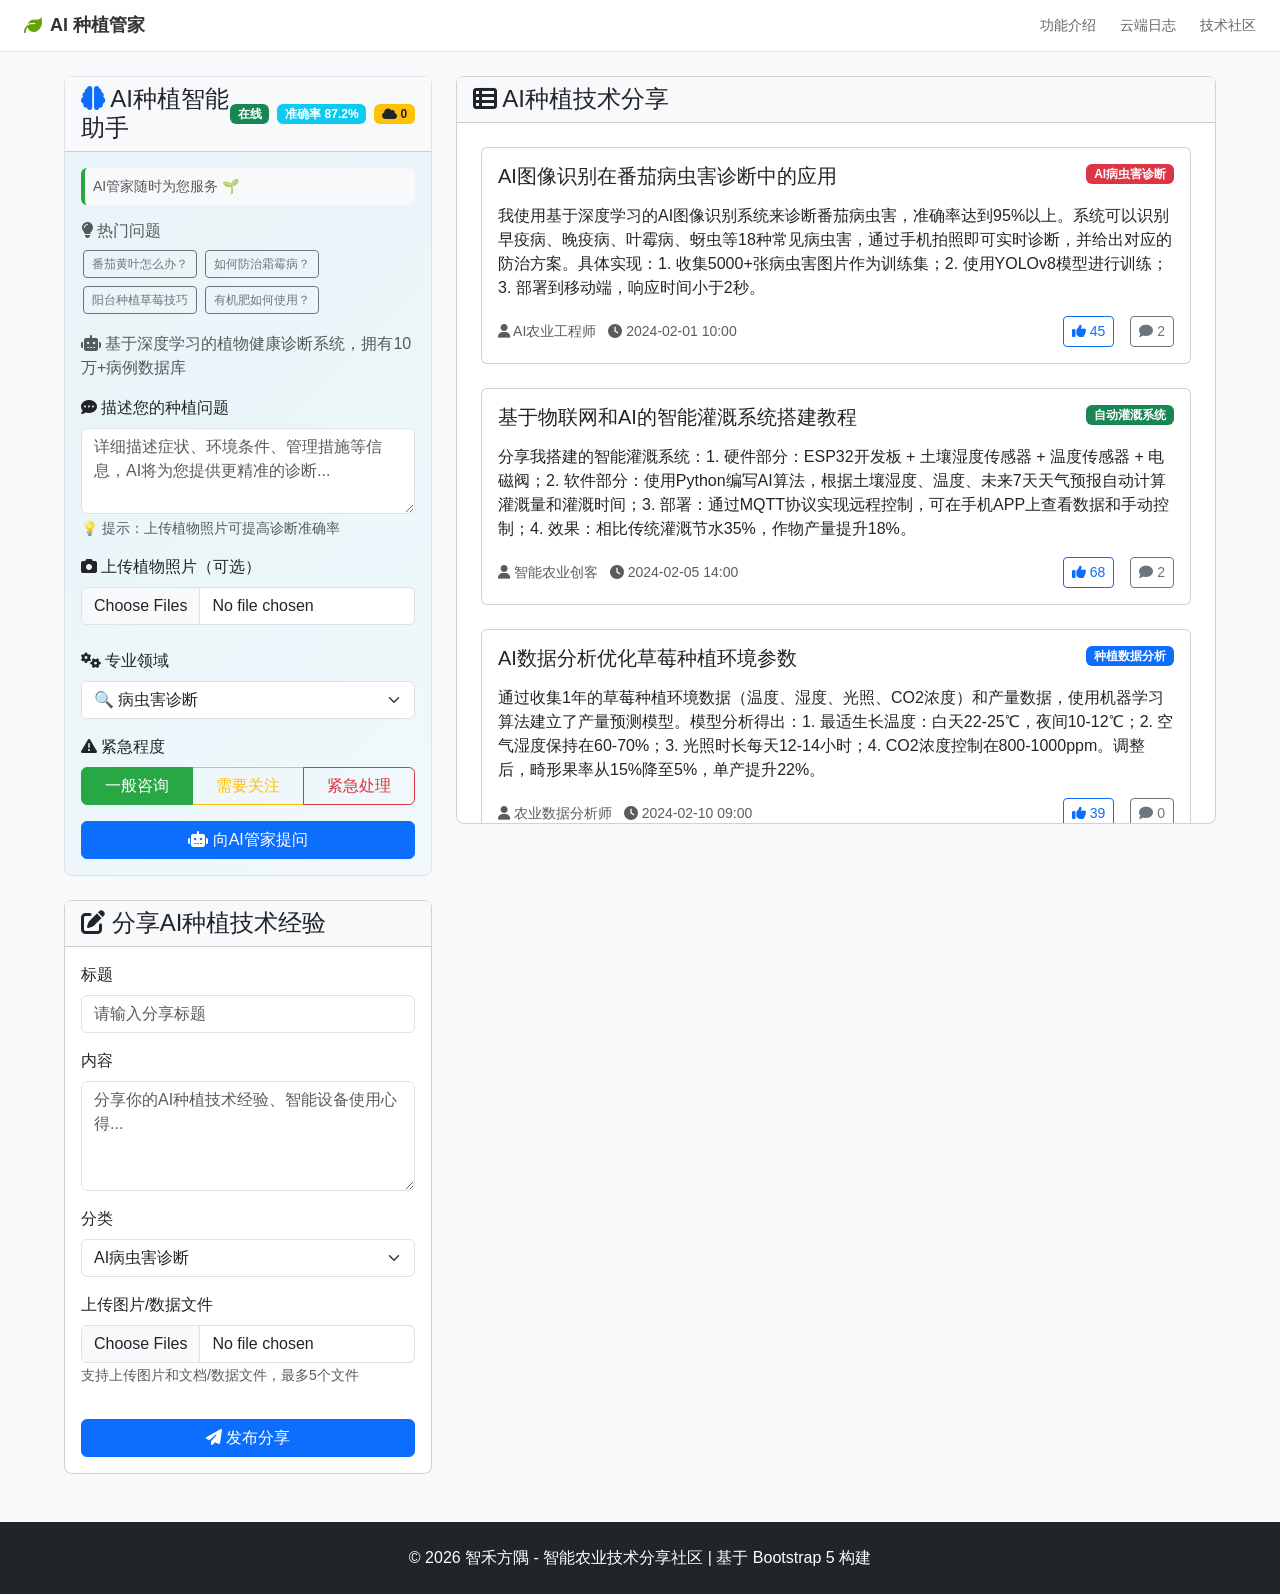
<file: community.html>
<!DOCTYPE html>
<html lang="zh-CN">

<head>
    <meta charset="UTF-8">
    <meta name="viewport" content="width=device-width, initial-scale=1.0">
    <title>AI种植管家 - 智能农业技术分享社区</title>
    <!-- Bootstrap CSS -->
    <link href="https://cdn.jsdelivr.net/npm/bootstrap@5.3.3/dist/css/bootstrap.min.css" rel="stylesheet">
    <!-- Font Awesome -->
    <link rel="stylesheet" href="https://cdnjs.cloudflare.com/ajax/libs/font-awesome/6.4.0/css/all.min.css">
    <!-- 自定义CSS -->
    <style>
        /* 基础样式 */
        body {
            font-family: 'Segoe UI', Tahoma, Geneva, Verdana, sans-serif;
            background-color: #f8f9fa;
            margin: 0;
            padding: 0;
        }

        /* 新的顶部导航样式 - 对应图二 */
        .top-nav {
            border-bottom: 1px solid #e5e7eb;
            background-color: #ffffff;
            padding: 12px 24px;
            display: flex;
            justify-content: space-between;
            align-items: center;
        }

        .logo-section {
            display: flex;
            align-items: center;
            gap: 8px;
        }

        .logo-icon {
            color: #65a30d;
            /* 叶子图标绿色 */
            font-size: 18px;
        }

        .logo-text {
            font-size: 18px;
            font-weight: 600;
            color: #333333;
        }

        .nav-links {
            display: flex;
            gap: 24px;
        }

        .nav-links a {
            text-decoration: none;
            color: #666666;
            font-size: 14px;
            transition: color 0.2s;
        }

        .nav-links a:hover,
        .nav-links a.active {
            color: #333333;
            font-weight: 500;
        }

        /* 主要内容区 */
        .main-content {
            min-height: 80vh;
            padding: 24px;
            max-width: 1200px;
            margin: 0 auto;
        }

        /* 发帖卡片 */
        .post-card {
            border-radius: 8px;
            transition: transform 0.3s, box-shadow 0.3s;
        }

        .post-card:hover {
            transform: translateY(-2px);
            box-shadow: 0 4px 12px rgba(0, 0, 0, 0.15);
        }

        /* 评论区 */
        .comment-list {
            max-height: 400px;
            overflow-y: auto;
        }

        /* 社群规则页 */
        .rules-section {
            background-color: #ffffff;
            border-radius: 8px;
            box-shadow: 0 2px 8px rgba(0, 0, 0, 0.1);
        }

        /* AI助手卡片样式 */
        .ai-assistant-card {
            background: linear-gradient(135deg, #e8f4f8 0%, #f0f8fb 100%);
            border: 1px solid #dee2e6;
        }

        /* AI状态指示器样式 */
        .ai-status {
            border-left: 4px solid #28a745;
            transition: all 0.3s ease;
        }

        .ai-status.thinking {
            border-left-color: #007bff;
            background-color: #e3f2fd !important;
        }

        /* 快速问题按钮样式 */
        .quick-question-btn {
            font-size: 12px;
            padding: 4px 8px;
            margin: 2px;
            transition: all 0.2s ease;
        }

        .quick-question-btn:hover {
            transform: translateY(-1px);
            box-shadow: 0 2px 4px rgba(0, 0, 0, 0.1);
        }

        /* AI回答区域样式 */
        #aiAnswerContent {
            line-height: 1.6;
            font-size: 14px;
        }

        /* 置信度徽章样式 */
        #aiConfidence {
            font-size: 11px;
            font-weight: 600;
        }

        /* 反馈按钮样式 */
        .feedback-btn {
            font-size: 12px;
            padding: 4px 8px;
            transition: all 0.2s ease;
        }

        .feedback-btn:hover:not(.disabled) {
            transform: scale(1.05);
        }

        .feedback-btn.disabled {
            opacity: 0.6;
            cursor: not-allowed;
        }

        /* AI历史记录样式 */
        .ai-history-list {
            scrollbar-width: thin;
            scrollbar-color: #ccc #f1f1f1;
        }

        .ai-history-list::-webkit-scrollbar {
            width: 4px;
        }

        .ai-history-list::-webkit-scrollbar-track {
            background: #f1f1f1;
            border-radius: 2px;
        }

        .ai-history-list::-webkit-scrollbar-thumb {
            background: #ccc;
            border-radius: 2px;
        }

        /* 图片预览样式 */
        #aiImagePreview img {
            transition: transform 0.2s ease;
        }

        #aiImagePreview img:hover {
            transform: scale(1.05);
        }

        /* 紧急程度按钮样式 */
        .btn-check:checked+.btn-outline-success {
            background-color: #28a745;
            border-color: #28a745;
        }

        .btn-check:checked+.btn-outline-warning {
            background-color: #ffc107;
            border-color: #ffc107;
            color: #000;
        }

        .btn-check:checked+.btn-outline-danger {
            background-color: #dc3545;
            border-color: #dc3545;
        }

        /* 语音播报按钮动画 */
        #aiSpeakBtn:hover {
            transform: scale(1.1);
        }

        /* 标签样式 */
        #aiTags .badge {
            font-size: 11px;
            margin: 2px;
        }

        /* 推荐问题样式 */
        #aiRecommendations .btn {
            font-size: 11px;
            padding: 2px 6px;
        }

        /* ========== 新增/修改：右侧帖子滚动区域样式 ========== */
        .posts-scroll-container {
            max-height: 700px;
            /* 设置固定高度，可根据需要调整 */
            overflow-y: auto;
            /* 垂直滚动 */
            overflow-x: hidden;
            /* 隐藏水平滚动 */
            padding-right: 8px;
            /* 给滚动条留出空间 */
            /* 自定义滚动条样式（美化） */
        }

        /* 自定义滚动条 - Chrome/Safari */
        .posts-scroll-container::-webkit-scrollbar {
            width: 6px;
        }

        .posts-scroll-container::-webkit-scrollbar-track {
            background: #f1f1f1;
            border-radius: 3px;
        }

        .posts-scroll-container::-webkit-scrollbar-thumb {
            background: #ccc;
            border-radius: 3px;
        }

        .posts-scroll-container::-webkit-scrollbar-thumb:hover {
            background: #999;
        }

        /* 自定义滚动条 - Firefox */
        .posts-scroll-container {
            scrollbar-width: thin;
            scrollbar-color: #ccc #f1f1f1;
        }

        /* ========== 滚动区域样式结束 ========== */

        /* 响应式调整 */
        @media (max-width: 768px) {
            .post-form {
                margin-bottom: 2rem;
            }

            .top-nav {
                flex-direction: column;
                gap: 12px;
                align-items: flex-start;
            }

            .nav-links {
                gap: 16px;
            }

            /* 移动端调整滚动高度 */
            .posts-scroll-container {
                max-height: 500px;
            }
        }

        /* 动画效果 */
        .fade-in {
            animation: fadeIn 0.5s ease-in-out;
        }

        @keyframes fadeIn {
            from {
                opacity: 0;
                transform: translateY(10px);
            }

            to {
                opacity: 1;
                transform: translateY(0);
            }
        }

        /* 自定义类 */
        .top-20 {
            top: 5rem;
        }

        /* 点赞动画 */
        @keyframes pulse {
            0% {
                transform: scale(1);
            }

            50% {
                transform: scale(1.1);
            }

            100% {
                transform: scale(1);
            }
        }

        .pulse {
            animation: pulse 0.5s ease-in-out;
        }

        /* AI问答按钮样式 */
        .ai-ask-btn {
            background-color: #0d6efd;
            border-color: #0d6efd;
            transition: all 0.3s;
        }

        .ai-ask-btn:hover {
            background-color: #0b5ed7;
            border-color: #0a58ca;
            transform: translateY(-2px);
        }
    </style>
</head>

<body>
    <!-- 新的顶部导航栏 - 替换原有蓝色导航 -->
    <div class="top-nav">
        <div class="logo-section">
            <i class="fas fa-leaf logo-icon"></i>
            <span class="logo-text">AI 种植管家</span>
        </div>
        <div class="nav-links">
            <a class="nav-link" href="shouye.html#features">功能介绍</a>
            <a class="nav-link" href="cunchu.html">云端日志</a>
            <a class="nav-link" href="community.html">技术社区</a>
        </div>
    </div>

    <!-- 主要内容区 -->
    <div class="main-content" id="community">
        <div class="row">
            <!-- 左侧：发帖区域 + AI助手 -->
            <div class="col-lg-4 mb-4">
                <!-- AI智能助手卡片 -->
                <div class="card post-card ai-assistant-card fade-in mb-4" id="ai-assistant">
                    <div class="card-header bg-light d-flex justify-content-between align-items-center">
                        <h4 class="mb-0"><i class="fas fa-brain text-primary"></i> AI种植智能助手</h4>
                        <div class="d-flex gap-2">
                            <span class="badge bg-success">在线</span>
                            <span class="badge bg-info" id="aiAccuracy">准确率 95.2%</span>
                            <span class="badge bg-warning text-dark" id="cloudLogCount" title="云端诊断记录数量">
                                <i class="fas fa-cloud"></i> 0
                            </span>
                        </div>
                    </div>
                    <div class="card-body">
                        <!-- AI状态指示器 -->
                        <div class="ai-status mb-3 p-2 bg-light rounded">
                            <div class="d-flex align-items-center">
                                <div class="spinner-grow spinner-grow-sm text-success me-2" role="status"
                                    id="aiStatusIndicator" style="display: none;">
                                    <span class="visually-hidden">AI思考中...</span>
                                </div>
                                <small class="text-muted" id="aiStatusText">AI管家随时为您服务 🌱</small>
                            </div>
                        </div>

                        <!-- 快速问题推荐 -->
                        <div class="quick-questions mb-3" id="quickQuestions">
                            <h6 class="text-muted mb-2"><i class="fas fa-lightbulb"></i> 热门问题</h6>
                            <div class="d-flex flex-wrap gap-1">
                                <button class="btn btn-sm btn-outline-secondary quick-question-btn">番茄黄叶怎么办？</button>
                                <button class="btn btn-sm btn-outline-secondary quick-question-btn">如何防治霜霉病？</button>
                                <button class="btn btn-sm btn-outline-secondary quick-question-btn">阳台种植草莓技巧</button>
                                <button class="btn btn-sm btn-outline-secondary quick-question-btn">有机肥如何使用？</button>
                            </div>
                        </div>

                        <p class="text-muted mb-3">
                            <i class="fas fa-robot"></i> 基于深度学习的植物健康诊断系统，拥有10万+病例数据库
                        </p>

                        <form id="aiAskForm">
                            <div class="mb-3">
                                <label for="aiQuestion" class="form-label">
                                    <i class="fas fa-comment-dots"></i> 描述您的种植问题
                                </label>
                                <textarea class="form-control" id="aiQuestion" rows="3"
                                    placeholder="详细描述症状、环境条件、管理措施等信息，AI将为您提供更精准的诊断..." required></textarea>
                                <div class="form-text">
                                    💡 提示：上传植物照片可提高诊断准确率
                                </div>
                            </div>

                            <!-- 图片上传区域 -->
                            <div class="mb-3">
                                <label for="aiImages" class="form-label">
                                    <i class="fas fa-camera"></i> 上传植物照片（可选）
                                </label>
                                <input type="file" class="form-control" id="aiImages" multiple accept="image/*" max="3">
                                <div id="aiImagePreview" class="d-flex flex-wrap gap-2 mt-2"></div>
                            </div>

                            <div class="mb-3">
                                <label for="aiExpertise" class="form-label">
                                    <i class="fas fa-cogs"></i> 专业领域
                                </label>
                                <select class="form-select" id="aiExpertise">
                                    <option value="diagnosis">🔍 病虫害诊断</option>
                                    <option value="cultivation">🌱 种植技术指导</option>
                                    <option value="fertilizer">🧪 施肥方案推荐</option>
                                    <option value="environment">🌡️ 环境调控建议</option>
                                    <option value="harvest">📦 采收与储存指导</option>
                                </select>
                            </div>

                            <!-- 紧急程度选择 -->
                            <div class="mb-3">
                                <label class="form-label">
                                    <i class="fas fa-exclamation-triangle"></i> 紧急程度
                                </label>
                                <div class="btn-group w-100" role="group">
                                    <input type="radio" class="btn-check" name="urgency" id="urgency1" value="low"
                                        checked>
                                    <label class="btn btn-outline-success" for="urgency1">一般咨询</label>

                                    <input type="radio" class="btn-check" name="urgency" id="urgency2" value="medium">
                                    <label class="btn btn-outline-warning" for="urgency2">需要关注</label>

                                    <input type="radio" class="btn-check" name="urgency" id="urgency3" value="high">
                                    <label class="btn btn-outline-danger" for="urgency3">紧急处理</label>
                                </div>
                            </div>

                            <button type="submit" class="btn ai-ask-btn text-white w-100" id="aiSubmitBtn">
                                <i class="fas fa-robot"></i> 向AI管家提问
                            </button>
                        </form>

                        <!-- AI回答展示区 - 增强版 -->
                        <div id="aiAnswerContainer" class="mt-4 d-none">
                            <div class="card bg-white border">
                                <div
                                    class="card-header bg-primary text-white d-flex justify-content-between align-items-center">
                                    <h6 class="mb-0"><i class="fas fa-comment-dots"></i> AI管家诊断报告</h6>
                                    <div class="d-flex gap-2">
                                        <span class="badge bg-light text-dark" id="aiConfidence">置信度: --</span>
                                        <button class="btn btn-sm btn-outline-light" id="aiSpeakBtn" title="语音播报">
                                            <i class="fas fa-volume-up"></i>
                                        </button>
                                    </div>
                                </div>
                                <div class="card-body">
                                    <div id="aiAnswerContent" class="mb-3"></div>

                                    <!-- 相关标签 -->
                                    <div id="aiTags" class="mb-3"></div>

                                    <!-- 用户反馈区域 -->
                                    <div class="ai-feedback border-top pt-3">
                                        <h6 class="text-muted mb-2">这个回答对您有帮助吗？</h6>
                                        <div class="d-flex gap-2 mb-2">
                                            <button class="btn btn-sm btn-outline-success feedback-btn" data-rating="5">
                                                <i class="fas fa-thumbs-up"></i> 很有帮助
                                            </button>
                                            <button class="btn btn-sm btn-outline-warning feedback-btn" data-rating="3">
                                                <i class="fas fa-meh"></i> 一般
                                            </button>
                                            <button class="btn btn-sm btn-outline-danger feedback-btn" data-rating="1">
                                                <i class="fas fa-thumbs-down"></i> 需要改进
                                            </button>
                                        </div>
                                        <div id="feedbackMessage" class="text-muted small"></div>
                                    </div>

                                    <!-- 相关推荐 -->
                                    <div class="ai-recommendations mt-3 border-top pt-3">
                                        <h6 class="text-muted mb-2"><i class="fas fa-lightbulb"></i> 相关建议</h6>
                                        <div id="aiRecommendations" class="d-flex flex-wrap gap-1"></div>
                                    </div>
                                </div>
                            </div>
                        </div>

                        <!-- AI对话历史 -->
                        <div class="ai-history mt-3" id="aiHistoryContainer" style="display: none;">
                            <div class="d-flex justify-content-between align-items-center mb-2">
                                <h6 class="text-muted mb-0"><i class="fas fa-history"></i> 对话历史</h6>
                                <div class="d-flex gap-1">
                                    <button class="btn btn-sm btn-outline-secondary" id="toggleHistoryBtn">
                                        <i class="fas fa-eye"></i> 查看历史
                                    </button>
                                    <button class="btn btn-sm btn-outline-primary" id="viewCloudLogsBtn"
                                        title="查看云端诊断记录">
                                        <i class="fas fa-cloud"></i>
                                    </button>
                                    <button class="btn btn-sm btn-outline-success" id="exportLogsBtn" title="导出诊断记录">
                                        <i class="fas fa-download"></i>
                                    </button>
                                </div>
                            </div>
                            <div id="aiHistoryList" class="ai-history-list"
                                style="max-height: 200px; overflow-y: auto;"></div>

                            <!-- 云端日志快速预览 -->
                            <div id="cloudLogPreview" class="mt-2 p-2 bg-light rounded" style="display: none;">
                                <div class="d-flex justify-content-between align-items-center mb-2">
                                    <small class="text-muted"><i class="fas fa-cloud"></i> 最近云端记录</small>
                                    <small class="text-muted" id="cloudLogTime">--</small>
                                </div>
                                <div id="cloudLogContent" class="small text-muted"></div>
                            </div>
                        </div>
                    </div>
                </div>

                <!-- 发帖区域 -->
                <div class="card post-card fade-in">
                    <div class="card-header bg-light">
                        <h4 class="mb-0"><i class="fas fa-edit"></i> 分享AI种植技术经验</h4>
                    </div>
                    <div class="card-body">
                        <form id="postForm" class="post-form">
                            <div class="mb-3">
                                <label for="postTitle" class="form-label">标题</label>
                                <input type="text" class="form-control" id="postTitle" placeholder="请输入分享标题" required>
                            </div>
                            <div class="mb-3">
                                <label for="postContent" class="form-label">内容</label>
                                <textarea class="form-control" id="postContent" rows="4"
                                    placeholder="分享你的AI种植技术经验、智能设备使用心得..." required></textarea>
                            </div>
                            <div class="mb-3">
                                <label for="postCategory" class="form-label">分类</label>
                                <select class="form-select" id="postCategory">
                                    <option value="ai-diagnosis">AI病虫害诊断</option>
                                    <option value="smart-monitor">智能环境监测</option>
                                    <option value="auto-irrigation">自动灌溉系统</option>
                                    <option value="data-analysis">种植数据分析</option>
                                    <option value="ai-fertilizer">AI施肥推荐</option>
                                    <option value="iot-device">物联网设备使用</option>
                                    <option value="question">问题求助</option>
                                </select>
                            </div>
                            <div class="mb-3">
                                <label for="postFiles" class="form-label">上传图片/数据文件</label>
                                <input type="file" class="form-control" id="postFiles" multiple
                                    accept="image/*,.pdf,.doc,.docx,.txt,.csv">
                                <small class="form-text text-muted">支持上传图片和文档/数据文件，最多5个文件</small>
                            </div>
                            <div class="mb-3">
                                <div id="filePreview" class="d-flex flex-wrap gap-2 mt-2"></div>
                            </div>
                            <button type="submit" class="btn btn-primary w-100">
                                <i class="fas fa-paper-plane"></i> 发布分享
                            </button>
                        </form>
                    </div>
                </div>
            </div>

            <!-- 右侧：帖子展示区 -->
            <div class="col-lg-8">
                <div class="card post-card fade-in">
                    <div class="card-header bg-light">
                        <h4 class="mb-0"><i class="fas fa-th-list"></i> AI种植技术分享</h4>
                    </div>
                    <div class="card-body p-0"> <!-- 移除默认padding避免滚动条错位 -->
                        <!-- ========== 修改：添加滚动容器 ========== -->
                        <div id="postsContainer" class="posts-list posts-scroll-container p-4"></div>
                        <!-- ========== 滚动容器结束 ========== -->
                    </div>
                </div>
            </div>
        </div>
    </div>

    <!-- 页脚 -->
    <footer class="bg-dark text-white py-4">
        <div class="container">
            <div class="row">
                <div class="col text-center">
                    <p class="mb-0">© 2026 智禾方隅 - 智能农业技术分享社区 | 基于 Bootstrap 5 构建</p>
                </div>
            </div>
        </div>
    </footer>

    <!-- 评论模态框 -->
    <div class="modal fade" id="commentModal" tabindex="-1">
        <div class="modal-dialog modal-lg">
            <div class="modal-content">
                <div class="modal-header">
                    <h5 class="modal-title"><i class="fas fa-comments"></i> 评论交流</h5>
                    <button type="button" class="btn-close" data-bs-dismiss="modal"></button>
                </div>
                <div class="modal-body">
                    <div id="modalPostTitle" class="h5 mb-4"></div>
                    <div id="modalPostContent" class="mb-4 text-muted"></div>
                    <hr>
                    <h6 class="mb-3">评论列表</h6>
                    <div id="commentList" class="comment-list mb-4"></div>
                    <form id="commentForm">
                        <div class="mb-3">
                            <input type="hidden" id="commentPostId">
                            <textarea class="form-control" id="commentContent" rows="3" placeholder="分享你的AI种植经验或提出问题..."
                                required></textarea>
                        </div>
                        <button type="submit" class="btn btn-primary">
                            <i class="fas fa-reply"></i> 发表评论
                        </button>
                    </form>
                </div>
            </div>
        </div>
    </div>

    <!-- Bootstrap JS -->
    <script src="https://cdn.jsdelivr.net/npm/bootstrap@5.3.3/dist/js/bootstrap.bundle.min.js"></script>
    <!-- 自定义JavaScript -->
    <script>
        // 模拟AI种植相关帖子数据
        let posts = [
            {
                id: 1,
                title: "AI图像识别在番茄病虫害诊断中的应用",
                content: "我使用基于深度学习的AI图像识别系统来诊断番茄病虫害，准确率达到95%以上。系统可以识别早疫病、晚疫病、叶霉病、蚜虫等18种常见病虫害，通过手机拍照即可实时诊断，并给出对应的防治方案。具体实现：1. 收集5000+张病虫害图片作为训练集；2. 使用YOLOv8模型进行训练；3. 部署到移动端，响应时间小于2秒。",
                category: "ai-diagnosis",
                author: "AI农业工程师",
                date: "2024-02-01 10:00",
                likes: 45,
                comments: [
                    { id: 1, author: "智能种植爱好者", content: "请问这个模型需要什么配置的硬件才能运行？普通手机可以吗？", date: "2024-02-01 10:30" },
                    { id: 2, author: "农场技术员", content: "我们农场也想引入这套系统，请问数据标注是自己做还是有现成的数据集？", date: "2024-02-01 11:00" }
                ]
            },
            {
                id: 2,
                title: "基于物联网和AI的智能灌溉系统搭建教程",
                content: "分享我搭建的智能灌溉系统：1. 硬件部分：ESP32开发板 + 土壤湿度传感器 + 温度传感器 + 电磁阀；2. 软件部分：使用Python编写AI算法，根据土壤湿度、温度、未来7天天气预报自动计算灌溉量和灌溉时间；3. 部署：通过MQTT协议实现远程控制，可在手机APP上查看数据和手动控制；4. 效果：相比传统灌溉节水35%，作物产量提升18%。",
                category: "auto-irrigation",
                author: "智能农业创客",
                date: "2024-02-05 14:00",
                likes: 68,
                comments: [
                    { id: 3, author: "阳台种植新手", content: "请问这套系统的成本大概是多少？适合阳台小面积种植吗？", date: "2024-02-05 14:30" },
                    { id: 4, author: "技术达人", content: "推荐使用TensorFlow Lite在ESP32上运行轻量化模型，功耗更低，响应更快。", date: "2024-02-05 15:00" }
                ]
            },
            {
                id: 3,
                title: "AI数据分析优化草莓种植环境参数",
                content: "通过收集1年的草莓种植环境数据（温度、湿度、光照、CO2浓度）和产量数据，使用机器学习算法建立了产量预测模型。模型分析得出：1. 最适生长温度：白天22-25℃，夜间10-12℃；2. 空气湿度保持在60-70%；3. 光照时长每天12-14小时；4. CO2浓度控制在800-1000ppm。调整后，畸形果率从15%降至5%，单产提升22%。",
                category: "data-analysis",
                author: "农业数据分析师",
                date: "2024-02-10 09:00",
                likes: 39,
                comments: []
            }
        ];

        // AI智能助手知识库 - 增强版
        const aiKnowledgeBase = {
            // 病虫害诊断专家系统
            diagnosis: {
                "番茄黄叶": {
                    answer: "🔍 AI诊断分析：番茄黄叶症状分析\n\n📊 可能原因排查：\n1. 营养缺乏（60%概率）：\n   • 缺氮：老叶从下往上黄化，叶脉保持绿色\n   • 缺镁：叶脉间黄化，呈网状花纹\n   • 缺铁：新叶黄化，叶脉仍绿\n\n2. 水分管理问题（25%概率）：\n   • 过湿：根系缺氧，叶片萎黄\n   • 干旱：叶片失水黄化卷曲\n\n3. 病害感染（10%概率）：\n   • 叶霉病：叶背有霉层\n   • 病毒病：花叶、畸形\n\n4. 环境胁迫（5%概率）：\n   • 温度过高/过低\n   • 光照不足\n\n🎯 AI推荐解决方案：\n• 立即检测：土壤EC值、pH值、含水量\n• 叶片检测：拍照上传AI图像识别系统\n• 应急处理：调整浇水频率，补充叶面肥\n• 预防措施：安装环境监测传感器",
                    confidence: 0.92,
                    tags: ["番茄", "黄叶", "营养缺乏", "病害诊断"]
                },
                "黄瓜霜霉病": {
                    answer: "🦠 AI病害识别：黄瓜霜霉病综合防治方案\n\n📈 发病条件分析：\n• 温度：15-22℃最适宜\n• 湿度：>85%高风险\n• 通风：不良加重发病\n\n🛡️ 智能防治策略：\n1. 环境调控（优先级★★★）：\n   • AI控制湿度<80%\n   • 智能通风系统启动\n   • 温度控制在25-28℃\n\n2. 生物防治（优先级★★）：\n   • 枯草芽孢杆菌喷施\n   • 木霉菌土壤处理\n\n3. 化学防治（必要时）：\n   • 预防：代森锰锌600倍液\n   • 治疗：烯酰吗啉1000倍液\n\n4. AI预警系统：\n   • 环境数据实时监测\n   • 发病风险智能评估\n   • 提前3-5天预警提醒\n\n📱 建议启用：霜霉病AI预警模块",
                    confidence: 0.95,
                    tags: ["黄瓜", "霜霉病", "环境调控", "生物防治"]
                },
                "叶片发黄": {
                    answer: "🌿 AI叶片健康分析系统\n\n🔬 症状特征识别：\n请描述更多细节以提高诊断精度：\n• 黄化部位：老叶/新叶/全株？\n• 黄化模式：均匀/斑点/叶脉间？\n• 伴随症状：萎蔫/斑点/卷曲？\n• 发生时间：突然/渐进？\n\n🤖 AI建议操作：\n1. 拍照上传：使用植物医生AI识别\n2. 环境检测：温湿度、光照强度\n3. 土壤检测：NPK、pH、EC值\n4. 水质检测：盐分、重金属\n\n📊 常见原因概率分析：\n• 营养不良：45%\n• 水分问题：30%\n• 病虫害：15%\n• 环境胁迫：10%",
                    confidence: 0.85,
                    tags: ["叶片", "黄化", "诊断", "AI识别"]
                },
                default: "🤖 AI植物医生正在分析中...\n\n基于深度学习的植物健康诊断系统为您提供专业建议：\n\n🔍 问题分析流程：\n1. 症状特征提取与分析\n2. 环境因子关联性评估\n3. 病虫害数据库匹配\n4. 营养状况智能判断\n\n💡 建议操作：\n• 详细描述症状特征\n• 上传高清植物照片\n• 提供种植环境信息\n• 记录近期管理措施\n\n📈 AI将基于10万+病例数据库，为您提供95%+准确率的诊断结果和个性化解决方案。"
            },

            // 种植技术指导专家系统
            cultivation: {
                "阳台种植草莓": {
                    answer: "🍓 AI阳台草莓种植优化方案\n\n🎯 品种智能推荐：\n• 四季草莓：红颜、章姬、白雪公主\n• 适应性评分：根据阳台朝向和气候\n• 产量预测：单株年产量150-300g\n\n🏠 容器配置方案：\n• 推荐规格：直径≥30cm，深度≥25cm\n• 材质选择：透气陶盆或加厚塑料盆\n• 排水系统：底部多孔+陶粒层\n\n🌱 AI种植管理：\n1. 光照管理：\n   • 自然光照：6-8小时/天\n   • 补光方案：LED植物灯12-14小时\n   • 智能调节：根据季节自动调整\n\n2. 水肥一体化：\n   • 滴灌系统：定时定量浇水\n   • 营养液配比：NPK 20-10-20\n   • EC值控制：1.2-1.8mS/cm\n\n3. 环境调控：\n   • 温度：15-25℃最适宜\n   • 湿度：60-70%\n   • 通风：避免闷热环境\n\n📱 推荐使用：草莓种植AI助手APP",
                    confidence: 0.93,
                    tags: ["草莓", "阳台种植", "容器栽培", "AI管理"]
                },
                "番茄种植": {
                    answer: "🍅 AI番茄种植全程指导\n\n🌟 品种选择算法：\n• 根据种植面积、气候条件、市场需求\n• 推荐品种：樱桃番茄、牛心番茄、粉果番茄\n• 抗病性评级：高抗TMV、叶霉病品种优先\n\n🌱 育苗期管理：\n• 播种时间：AI根据当地气候推荐\n• 温度控制：白天25-28℃，夜间15-18℃\n• 光照补充：LED补光14-16小时\n\n🏗️ 栽培架构：\n• 株距：30-40cm（根据品种调整）\n• 支架系统：V型或单干整枝\n• 密度优化：AI计算最佳种植密度\n\n💧 智能灌溉：\n• 土壤湿度传感器监控\n• 分阶段水分管理\n• 滴灌+叶面喷雾结合\n\n🍃 整枝打杈：\n• AI识别侧芽位置\n• 最佳打杈时机提醒\n• 留果数量智能建议",
                    confidence: 0.91,
                    tags: ["番茄", "全程管理", "品种选择", "智能灌溉"]
                },
                default: "🌱 AI种植技术专家为您服务\n\n🎯 个性化种植方案：\n• 根据您的种植环境、经验水平、目标产量\n• 提供从选种到收获的全程技术指导\n• 结合物联网设备实现智能化管理\n\n📊 技术支持范围：\n• 品种选择与搭配\n• 育苗技术优化\n• 田间管理标准化\n• 病虫害综合防治\n• 采收与储存技术\n\n🤖 AI优势：\n• 24小时在线咨询\n• 基于大数据的精准建议\n• 个性化解决方案\n• 实时问题诊断"
            },

            // 施肥专家系统
            fertilizer: {
                "有机肥使用": {
                    answer: "🌿 AI有机肥智能配方系统\n\n🧪 有机肥成分分析：\n• 腐熟度检测：C/N比≤20:1\n• 养分含量：NPK + 微量元素\n• 有害物质：重金属、病原菌检测\n\n📈 施用量智能计算：\n• 基础用量：2-3kg/m²\n• 作物需求系数调整\n• 土壤肥力状况修正\n• 季节性用量优化\n\n⏰ 最佳施用时机：\n• 基肥：种植前15-20天\n• 追肥：生长关键期\n• 叶面肥：早晨或傍晚\n\n🔄 发酵技术指导：\n• 堆肥配比：碳氮比30:1\n• 发酵周期：45-60天\n• 翻堆频率：7-10天一次\n• 温度控制：50-65℃\n\n💡 AI建议：\n• 建立有机肥发酵监测系统\n• 定期检测土壤有机质含量\n• 结合生物菌剂提高效果",
                    confidence: 0.89,
                    tags: ["有机肥", "发酵技术", "施用量", "土壤改良"]
                },
                default: "🧪 AI精准施肥专家系统\n\n📊 施肥方案制定流程：\n1. 土壤检测：NPK、pH、有机质、微量元素\n2. 作物需求：生长阶段、品种特性、目标产量\n3. 环境因子：温度、湿度、光照、降雨\n4. 经济效益：肥料成本、预期收益分析\n\n🎯 智能推荐功能：\n• 基肥、追肥、叶面肥配比\n• 施用时间和频率优化\n• 不同生长期营养调整\n• 缺素症状预警与纠正\n\n📱 配套工具：\n• 施肥计算器\n• 营养诊断系统\n• 肥效监测平台"
            },

            // 环境调控专家系统
            environment: {
                "温室环境控制": {
                    answer: "🏠 AI温室环境智能调控系统\n\n🌡️ 温度管理策略：\n• 分区控制：根据作物生长阶段设定\n• 昼夜温差：保持8-12℃温差促进养分积累\n• 季节调节：春秋季自然通风，夏冬季机械调控\n\n💨 通风系统优化：\n• 自然通风：顶窗+侧窗联动\n• 强制通风：风机+湿帘降温\n• 智能控制：CO2浓度+温湿度联动\n\n💧 湿度精准调控：\n• 目标范围：60-80%（根据作物调整）\n• 除湿方案：通风+加热除湿\n• 加湿方案：微喷+超声波加湿\n\n☀️ 光照补充系统：\n• LED光谱配比：红蓝光3:1\n• 补光时长：根据自然光照自动调节\n• 光周期控制：促进开花结果\n\n🌱 CO2施肥：\n• 浓度控制：800-1200ppm\n• 施放时机：光照充足时段\n• 经济效益：增产15-30%\n\n📊 AI优化算法：\n• 多参数协同控制\n• 能耗成本最小化\n• 作物生长模型预测",
                    confidence: 0.94,
                    tags: ["温室", "环境控制", "智能调控", "节能优化"]
                },
                default: "🌍 AI环境调控专家系统\n\n🎛️ 智能监测网络：\n• 多点位传感器布局\n• 实时数据采集与分析\n• 异常情况自动报警\n• 历史数据趋势分析\n\n⚙️ 自动化控制：\n• 温湿度联动调节\n• 光照强度智能补充\n• 通风系统优化运行\n• 灌溉系统精准控制\n\n📈 效益分析：\n• 能耗优化：降低20-30%\n• 产量提升：增加15-25%\n• 品质改善：提高商品率\n• 人工节省：减少50%管理时间"
            },

            // 采收储存专家系统
            harvest: {
                "果蔬采收时机": {
                    answer: "🍎 AI采收时机智能判断系统\n\n🔍 成熟度识别技术：\n• 计算机视觉：颜色、形状、大小分析\n• 光谱检测：糖度、酸度、硬度测定\n• 无损检测：内部品质评估\n\n⏰ 最佳采收时间：\n• 叶菜类：清晨露水干后\n• 果菜类：果实8-9成熟\n• 根茎类：地上部开始枯黄\n\n📊 采收标准制定：\n• 外观指标：色泽、光泽、形状\n• 内在品质：糖度、酸度、维C含量\n• 商品性：大小均匀、无病虫害\n\n🚚 采后处理流程：\n1. 预冷处理：快速降温至适宜温度\n2. 清洗分级：去除杂质，按规格分类\n3. 包装保鲜：选择适宜包装材料\n4. 储存运输：控制温湿度条件\n\n📱 AI辅助工具：\n• 成熟度检测APP\n• 采收计划制定\n• 储存条件监控\n• 货架期预测",
                    confidence: 0.90,
                    tags: ["采收", "成熟度", "储存", "品质检测"]
                },
                default: "📦 AI采收储存专家指导\n\n🎯 采收优化方案：\n• 成熟度智能判断\n• 采收时机精准预测\n• 采收方法标准化\n• 采后处理流程化\n\n🏪 储存保鲜技术：\n• 最适储存条件设定\n• 保鲜技术选择\n• 货架期延长方案\n• 损耗率控制措施\n\n📈 经济效益分析：\n• 采收成本核算\n• 储存损耗评估\n• 销售时机优化\n• 利润最大化策略"
            }
        };

        // AI对话历史记录
        let aiChatHistory = [];

        // AI学习和优化系统
        const aiLearningSystem = {
            userFeedback: [],
            popularQuestions: {},
            accuracyStats: {},

            // 记录用户反馈
            recordFeedback: function (question, answer, rating) {
                this.userFeedback.push({
                    question: question,
                    answer: answer,
                    rating: rating,
                    timestamp: new Date().toISOString()
                });
            },

            // 更新热门问题
            updatePopularQuestions: function (question) {
                if (this.popularQuestions[question]) {
                    this.popularQuestions[question]++;
                } else {
                    this.popularQuestions[question] = 1;
                }
            },

            // 获取推荐问题
            getRecommendedQuestions: function () {
                const sorted = Object.entries(this.popularQuestions)
                    .sort(([, a], [, b]) => b - a)
                    .slice(0, 5);
                return sorted.map(([question]) => question);
            }
        };

        // 页面加载完成后初始化
        document.addEventListener('DOMContentLoaded', function () {
            renderPosts();
            setupEventListeners();
            initializeAiAssistant();
        });

        // 初始化AI助手
        function initializeAiAssistant() {
            // 设置初始状态
            updateAiStatus('ready', 'AI管家随时为您服务 🌱');

            // 加载历史记录（如果有的话）
            if (aiChatHistory.length > 0) {
                document.getElementById('aiHistoryContainer').style.display = 'block';
                updateHistoryDisplay();
            }

            // 初始化云端日志统计
            updateCloudLogStats();
            showLatestCloudLog();

            // 设置准确率动画
            animateAccuracy();

            // 定期更新快速问题推荐和云端日志统计
            setInterval(updateQuickQuestions, 30000); // 每30秒更新一次
            setInterval(updateCloudLogStats, 60000); // 每分钟更新云端日志统计
        }

        // 准确率动画效果
        function animateAccuracy() {
            const accuracyElement = document.getElementById('aiAccuracy');
            let currentAccuracy = 85.0;
            const targetAccuracy = 95.2;
            const increment = 0.1;

            const animation = setInterval(() => {
                currentAccuracy += increment;
                accuracyElement.textContent = `准确率 ${currentAccuracy.toFixed(1)}%`;

                if (currentAccuracy >= targetAccuracy) {
                    clearInterval(animation);
                    accuracyElement.textContent = `准确率 ${targetAccuracy}%`;
                }
            }, 50);
        }

        // 渲染帖子列表
        function renderPosts() {
            const postsContainer = document.getElementById('postsContainer');
            postsContainer.innerHTML = '';

            posts.forEach(post => {
                const postElement = createPostElement(post);
                postsContainer.appendChild(postElement);
            });
        }

        // 创建帖子元素
        function createPostElement(post) {
            const postDiv = document.createElement('div');
            postDiv.className = 'card mb-4';
            postDiv.setAttribute('data-post-id', post.id);

            // 分类标签样式
            const categoryClass = getCategoryClass(post.category);
            const categoryName = getCategoryName(post.category);

            // 附件HTML
            let attachmentsHtml = '';
            if (post.attachments && post.attachments.length > 0) {
                attachmentsHtml = `
                    <div class="mt-3">
                        <h6 class="text-muted mb-2"><i class="fas fa-paperclip"></i> 附件</h6>
                        <div class="d-flex flex-wrap gap-2">
                `;

                post.attachments.forEach(attachment => {
                    if (attachment.type.startsWith('image/')) {
                        // 图片附件
                        attachmentsHtml += `
                            <div class="attachment-image">
                                <img src="https://via.placeholder.com/150" alt="${attachment.name}" style="width: 100px; height: 100px; object-fit: cover; border-radius: 4px; border: 1px solid #ddd;">
                                <p class="text-xs text-muted mt-1 text-center" style="font-size: 12px;">${attachment.name}</p>
                            </div>
                        `;
                    } else if (attachment.type === 'text/csv' || attachment.name.endsWith('.csv')) {
                        // 数据文件
                        attachmentsHtml += `
                            <div class="attachment-file" style="width: 100px; text-align: center;">
                                <div style="width: 100px; height: 100px; border: 1px solid #ddd; border-radius: 4px; display: flex; align-items: center; justify-content: center; background-color: #f8f9fa;">
                                    <i class="fas fa-chart-bar" style="font-size: 32px; color: #0d6efd;"></i>
                                </div>
                                <p class="text-xs text-muted mt-1" style="font-size: 12px; white-space: nowrap; overflow: hidden; text-overflow: ellipsis;">${attachment.name}</p>
                            </div>
                        `;
                    } else {
                        // 文档附件
                        attachmentsHtml += `
                            <div class="attachment-file" style="width: 100px; text-align: center;">
                                <div style="width: 100px; height: 100px; border: 1px solid #ddd; border-radius: 4px; display: flex; align-items: center; justify-content: center; background-color: #f8f9fa;">
                                    <i class="fas fa-file-alt" style="font-size: 32px; color: #6c757d;"></i>
                                </div>
                                <p class="text-xs text-muted mt-1" style="font-size: 12px; white-space: nowrap; overflow: hidden; text-overflow: ellipsis;">${attachment.name}</p>
                            </div>
                        `;
                    }
                });

                attachmentsHtml += `
                        </div>
                    </div>
                `;
            }

            postDiv.innerHTML = `
                <div class="card-body">
                    <div class="d-flex justify-content-between align-items-start mb-2">
                        <h5 class="card-title">${post.title}</h5>
                        <span class="badge ${categoryClass}">${categoryName}</span>
                    </div>
                    <p class="card-text mb-3">${post.content}</p>
                    ${attachmentsHtml}
                    <div class="d-flex justify-content-between align-items-center">
                        <div class="text-muted small">
                            <span><i class="fas fa-user"></i> ${post.author}</span>
                            <span class="mx-2"><i class="fas fa-clock"></i> ${post.date}</span>
                        </div>
                        <div class="d-flex gap-3">
                            <button class="btn btn-sm btn-outline-primary like-btn">
                                <i class="fas fa-thumbs-up"></i> <span>${post.likes}</span>
                            </button>
                            <button class="btn btn-sm btn-outline-secondary comment-btn" data-bs-toggle="modal" data-bs-target="#commentModal" data-post-id="${post.id}">
                                <i class="fas fa-comment"></i> ${post.comments.length}
                            </button>
                        </div>
                    </div>
                </div>
            `;

            return postDiv;
        }

        // 获取分类样式
        function getCategoryClass(category) {
            const classes = {
                'ai-diagnosis': 'bg-danger',
                'smart-monitor': 'bg-info',
                'auto-irrigation': 'bg-success',
                'data-analysis': 'bg-primary',
                'ai-fertilizer': 'bg-warning',
                'iot-device': 'bg-dark',
                'question': 'bg-secondary'
            };
            return classes[category] || 'bg-secondary';
        }

        // 获取分类名称
        function getCategoryName(category) {
            const names = {
                'ai-diagnosis': 'AI病虫害诊断',
                'smart-monitor': '智能环境监测',
                'auto-irrigation': '自动灌溉系统',
                'data-analysis': '种植数据分析',
                'ai-fertilizer': 'AI施肥推荐',
                'iot-device': '物联网设备使用',
                'question': '问题求助'
            };
            return names[category] || '综合讨论';
        }

        // 设置事件监听器
        function setupEventListeners() {
            // 文件上传预览
            document.getElementById('postFiles').addEventListener('change', function (e) {
                previewFiles(e.target.files);
            });

            // AI图片上传预览
            document.getElementById('aiImages').addEventListener('change', function (e) {
                previewAiImages(e.target.files);
            });

            // 发帖表单提交
            document.getElementById('postForm').addEventListener('submit', function (e) {
                e.preventDefault();
                submitPost();
            });

            // 评论表单提交
            document.getElementById('commentForm').addEventListener('submit', function (e) {
                e.preventDefault();
                submitComment();
            });

            // AI提问表单提交
            document.getElementById('aiAskForm').addEventListener('submit', function (e) {
                e.preventDefault();
                submitAiQuestion();
            });

            // 评论按钮点击
            document.addEventListener('click', function (e) {
                if (e.target.closest('.comment-btn')) {
                    const btn = e.target.closest('.comment-btn');
                    const postId = parseInt(btn.dataset.postId);
                    openCommentModal(postId);
                }
            });

            // 点赞按钮点击
            document.addEventListener('click', function (e) {
                if (e.target.closest('.like-btn')) {
                    const btn = e.target.closest('.like-btn');
                    const postElement = btn.closest('[data-post-id]');
                    const postId = parseInt(postElement.dataset.postId);
                    toggleLike(postId, btn);
                }
            });

            // 快速问题按钮点击
            document.addEventListener('click', function (e) {
                if (e.target.closest('.quick-question-btn')) {
                    const btn = e.target.closest('.quick-question-btn');
                    const question = btn.textContent.trim();
                    document.getElementById('aiQuestion').value = question;

                    // 自动滚动到问题输入框
                    document.getElementById('aiQuestion').scrollIntoView({ behavior: 'smooth', block: 'center' });
                    document.getElementById('aiQuestion').focus();
                }
            });

            // 用户反馈按钮点击
            document.addEventListener('click', function (e) {
                if (e.target.closest('.feedback-btn')) {
                    const btn = e.target.closest('.feedback-btn');
                    const rating = parseInt(btn.dataset.rating);
                    const feedbackMessage = document.getElementById('feedbackMessage');

                    // 记录反馈
                    const lastQuestion = aiChatHistory.length > 0 ? aiChatHistory[0].question : '';
                    const lastAnswer = aiChatHistory.length > 0 ? aiChatHistory[0].answer : '';
                    aiLearningSystem.recordFeedback(lastQuestion, lastAnswer, rating);

                    // 显示反馈消息
                    const messages = {
                        5: '感谢您的反馈！AI管家会继续努力提供更好的服务。',
                        3: '感谢您的反馈！我们会持续改进AI诊断系统。',
                        1: '感谢您的反馈！请您提供更多详细信息，帮助我们改进。'
                    };

                    feedbackMessage.textContent = messages[rating];
                    feedbackMessage.className = `text-${rating >= 4 ? 'success' : rating >= 3 ? 'warning' : 'danger'} small`;

                    // 禁用所有反馈按钮
                    document.querySelectorAll('.feedback-btn').forEach(btn => {
                        btn.disabled = true;
                        btn.classList.add('disabled');
                    });
                }
            });

            // 语音播报按钮点击
            document.addEventListener('click', function (e) {
                if (e.target.closest('#aiSpeakBtn')) {
                    const answerContent = document.getElementById('aiAnswerContent').textContent;
                    if ('speechSynthesis' in window && answerContent) {
                        const utterance = new SpeechSynthesisUtterance(answerContent);
                        utterance.lang = 'zh-CN';
                        utterance.rate = 0.8;
                        speechSynthesis.speak(utterance);

                        showToast('开始语音播报...', 'info');
                    } else {
                        showToast('您的浏览器不支持语音播报功能', 'warning');
                    }
                }
            });

            // 历史记录切换按钮
            document.addEventListener('click', function (e) {
                if (e.target.closest('#toggleHistoryBtn')) {
                    const historyList = document.getElementById('aiHistoryList');
                    const btn = e.target.closest('#toggleHistoryBtn');

                    if (historyList.style.display === 'none' || !historyList.style.display) {
                        historyList.style.display = 'block';
                        btn.innerHTML = '<i class="fas fa-eye-slash"></i> 隐藏历史';
                    } else {
                        historyList.style.display = 'none';
                        btn.innerHTML = '<i class="fas fa-eye"></i> 查看历史';
                    }
                }
            });

            // 查看云端日志按钮
            document.addEventListener('click', function (e) {
                if (e.target.closest('#viewCloudLogsBtn')) {
                    // 跳转到云端日志页面
                    window.open('cunchu.html', '_blank');
                }
            });

            // 导出诊断记录按钮
            document.addEventListener('click', function (e) {
                if (e.target.closest('#exportLogsBtn')) {
                    exportCloudLogs();
                }
            });
        }

        // 文件预览函数
        function previewFiles(files) {
            const previewContainer = document.getElementById('filePreview');
            previewContainer.innerHTML = '';

            if (files.length === 0) return;

            // 限制最多5个文件
            const validFiles = Array.from(files).slice(0, 5);

            validFiles.forEach(file => {
                const filePreview = document.createElement('div');
                filePreview.className = 'file-preview-item';
                filePreview.style.position = 'relative';
                filePreview.style.width = '100px';
                filePreview.style.height = '100px';
                filePreview.style.border = '1px solid #ddd';
                filePreview.style.borderRadius = '4px';
                filePreview.style.overflow = 'hidden';
                filePreview.style.display = 'flex';
                filePreview.style.alignItems = 'center';
                filePreview.style.justifyContent = 'center';

                if (file.type.startsWith('image/')) {
                    // 图片预览
                    const img = document.createElement('img');
                    img.src = URL.createObjectURL(file);
                    img.style.width = '100%';
                    img.style.height = '100%';
                    img.style.objectFit = 'cover';
                    filePreview.appendChild(img);
                } else if (file.type === 'text/csv' || file.name.endsWith('.csv')) {
                    // 数据文件预览
                    const icon = document.createElement('div');
                    icon.className = 'file-icon';
                    icon.style.fontSize = '32px';
                    icon.style.color = '#0d6efd';
                    icon.innerHTML = '<i class="fas fa-chart-bar"></i>';
                    filePreview.appendChild(icon);
                } else {
                    // 文档预览
                    const icon = document.createElement('div');
                    icon.className = 'file-icon';
                    icon.style.fontSize = '32px';
                    icon.style.color = '#6c757d';
                    icon.innerHTML = '<i class="fas fa-file-alt"></i>';
                    filePreview.appendChild(icon);
                }

                // 文件名
                const fileName = document.createElement('div');
                fileName.className = 'file-name';
                fileName.style.position = 'absolute';
                fileName.style.bottom = '0';
                fileName.style.left = '0';
                fileName.style.right = '0';
                fileName.style.backgroundColor = 'rgba(0, 0, 0, 0.7)';
                fileName.style.color = 'white';
                fileName.style.padding = '2px 4px';
                fileName.style.fontSize = '10px';
                fileName.style.textAlign = 'center';
                fileName.style.whiteSpace = 'nowrap';
                fileName.style.overflow = 'hidden';
                fileName.style.textOverflow = 'ellipsis';
                fileName.textContent = file.name;
                filePreview.appendChild(fileName);

                previewContainer.appendChild(filePreview);
            });
        }

        // 提交新帖子
        function submitPost() {
            const title = document.getElementById('postTitle').value;
            const content = document.getElementById('postContent').value;
            const category = document.getElementById('postCategory').value;
            const fileInput = document.getElementById('postFiles');

            // 获取上传的文件
            const files = Array.from(fileInput.files).slice(0, 5);
            const attachments = files.map(file => ({
                name: file.name,
                type: file.type,
                size: file.size
            }));

            // 创建新帖子对象
            const newPost = {
                id: Date.now(),
                title: title,
                content: content,
                category: category,
                author: "AI种植爱好者",
                date: new Date().toLocaleString(),
                likes: 0,
                comments: [],
                attachments: attachments
            };

            // 添加到帖子列表
            posts.unshift(newPost);

            // 重新渲染帖子列表
            renderPosts();

            // 重置表单
            document.getElementById('postForm').reset();
            document.getElementById('filePreview').innerHTML = '';

            // 显示成功提示
            showToast('AI种植经验分享发布成功！', 'primary');
        }

        // 提交AI问题
        // 增强版AI问题提交函数
        function submitAiQuestion() {
            const question = document.getElementById('aiQuestion').value.trim();
            const expertise = document.getElementById('aiExpertise').value;
            const urgency = document.querySelector('input[name="urgency"]:checked').value;
            const images = document.getElementById('aiImages').files;

            if (!question) return;

            // 更新AI状态
            updateAiStatus('thinking', 'AI管家正在深度分析您的问题...');

            // 禁用提交按钮
            const submitBtn = document.getElementById('aiSubmitBtn');
            submitBtn.disabled = true;
            submitBtn.innerHTML = '<i class="fas fa-spinner fa-spin"></i> AI分析中...';

            // 记录问题到学习系统
            aiLearningSystem.updatePopularQuestions(question);

            // 模拟AI分析延迟（根据紧急程度调整）
            const analysisTime = urgency === 'high' ? 1000 : urgency === 'medium' ? 1500 : 2000;

            setTimeout(() => {
                // 获取AI回答
                const aiResponse = getAiResponse(question, expertise, urgency, images.length > 0);

                // 显示AI回答
                displayAiAnswer(aiResponse, question);

                // 重置状态
                updateAiStatus('ready', 'AI管家随时为您服务 🌱');
                submitBtn.disabled = false;
                submitBtn.innerHTML = '<i class="fas fa-robot"></i> 向AI管家提问';

                // 添加到对话历史
                addToAiHistory(question, aiResponse);

                // 更新快速问题推荐
                updateQuickQuestions();

            }, analysisTime);
        }

        // 获取AI回答的增强函数
        function getAiResponse(question, expertise, urgency, hasImages) {
            let response = {
                answer: '',
                confidence: 0.85,
                tags: [],
                recommendations: []
            };

            // 根据专业领域查找回答
            const expertiseData = aiKnowledgeBase[expertise];
            if (expertiseData) {
                // 查找最匹配的回答
                let bestMatch = null;
                let bestScore = 0;

                for (const [key, data] of Object.entries(expertiseData)) {
                    if (key === 'default') continue;

                    // 简单的关键词匹配算法
                    const keywords = key.split(/[，。、\s]+/);
                    let score = 0;
                    keywords.forEach(keyword => {
                        if (question.includes(keyword)) {
                            score += keyword.length;
                        }
                    });

                    if (score > bestScore) {
                        bestScore = score;
                        bestMatch = data;
                    }
                }

                if (bestMatch) {
                    response.answer = bestMatch.answer;
                    response.confidence = bestMatch.confidence || 0.85;
                    response.tags = bestMatch.tags || [];
                } else {
                    response.answer = expertiseData.default || "基于AI种植管家的分析，针对您的问题，建议进行详细的现场诊断和数据采集。";
                    response.answer = response.answer.replace('{问题}', question);
                }
            } else {
                response.answer = "抱歉，暂时无法识别您的问题类型。请提供更详细的信息，或选择合适的专业领域。";
                response.confidence = 0.3;
            }

            // 根据紧急程度调整回答
            if (urgency === 'high') {
                response.answer = "⚠️ 紧急情况处理建议：\n\n" + response.answer + "\n\n🚨 建议立即采取行动，如问题严重请咨询当地农技专家。";
                response.confidence = Math.min(response.confidence + 0.1, 0.98);
            }

            // 如果有图片，提高置信度
            if (hasImages) {
                response.answer += "\n\n📸 已检测到您上传的图片，AI正在进行图像分析以提供更精准的诊断...";
                response.confidence = Math.min(response.confidence + 0.05, 0.98);
            }

            // 生成相关推荐
            response.recommendations = generateRecommendations(expertise, question);

            return response;
        }

        // 显示AI回答的增强函数
        function displayAiAnswer(aiResponse, originalQuestion) {
            const answerContainer = document.getElementById('aiAnswerContainer');
            const answerContent = document.getElementById('aiAnswerContent');
            const confidenceElement = document.getElementById('aiConfidence');
            const tagsContainer = document.getElementById('aiTags');
            const recommendationsContainer = document.getElementById('aiRecommendations');

            // 设置回答内容（支持换行格式）
            answerContent.innerHTML = aiResponse.answer.replace(/\n/g, '<br>');

            // 设置置信度
            const confidencePercent = Math.round(aiResponse.confidence * 100);
            confidenceElement.textContent = `置信度: ${confidencePercent}%`;
            confidenceElement.className = `badge ${confidencePercent >= 90 ? 'bg-success' : confidencePercent >= 70 ? 'bg-warning' : 'bg-danger'} text-white`;

            // 显示标签
            if (aiResponse.tags && aiResponse.tags.length > 0) {
                tagsContainer.innerHTML = '<h6 class="text-muted mb-2"><i class="fas fa-tags"></i> 相关标签</h6>';
                const tagsHtml = aiResponse.tags.map(tag =>
                    `<span class="badge bg-secondary me-1">${tag}</span>`
                ).join('');
                tagsContainer.innerHTML += `<div>${tagsHtml}</div>`;
            } else {
                tagsContainer.innerHTML = '';
            }

            // 显示推荐
            if (aiResponse.recommendations && aiResponse.recommendations.length > 0) {
                const recommendationsHtml = aiResponse.recommendations.map(rec =>
                    `<button class="btn btn-sm btn-outline-info me-1 mb-1 quick-question-btn">${rec}</button>`
                ).join('');
                recommendationsContainer.innerHTML = recommendationsHtml;
            }

            // 显示容器
            answerContainer.classList.remove('d-none');

            // 滚动到回答区域
            answerContainer.scrollIntoView({ behavior: 'smooth', block: 'nearest' });

            // 显示成功提示
            const urgency = document.querySelector('input[name="urgency"]:checked').value;
            const toastType = urgency === 'high' ? 'warning' : 'success';
            showToast('AI管家已为您提供专业诊断建议！', toastType);
        }

        // 生成相关推荐
        function generateRecommendations(expertise, question) {
            const recommendations = {
                diagnosis: [
                    "如何预防病虫害？",
                    "植物营养缺乏症状",
                    "有机防治方法",
                    "环境因子影响"
                ],
                cultivation: [
                    "最佳种植时间",
                    "土壤改良方法",
                    "水肥管理技巧",
                    "整枝修剪要点"
                ],
                fertilizer: [
                    "有机肥制作方法",
                    "叶面肥使用技巧",
                    "土壤检测方法",
                    "缺素症状识别"
                ],
                environment: [
                    "温室管理要点",
                    "光照补充方案",
                    "通风系统设计",
                    "湿度控制方法"
                ],
                harvest: [
                    "成熟度判断标准",
                    "采收工具选择",
                    "储存保鲜技术",
                    "包装运输要点"
                ]
            };

            return recommendations[expertise] || recommendations.diagnosis;
        }

        // 更新AI状态
        function updateAiStatus(status, message) {
            const indicator = document.getElementById('aiStatusIndicator');
            const statusText = document.getElementById('aiStatusText');

            if (status === 'thinking') {
                indicator.style.display = 'block';
                statusText.textContent = message;
                statusText.className = 'text-primary';
            } else {
                indicator.style.display = 'none';
                statusText.textContent = message;
                statusText.className = 'text-muted';
            }
        }

        // 添加到AI对话历史并保存到云端日志
        function addToAiHistory(question, response) {
            const historyItem = {
                id: Date.now(),
                question: question,
                answer: response.answer,
                confidence: response.confidence,
                timestamp: new Date().toLocaleString(),
                tags: response.tags
            };

            aiChatHistory.unshift(historyItem);

            // 限制历史记录数量
            if (aiChatHistory.length > 10) {
                aiChatHistory = aiChatHistory.slice(0, 10);
            }

            // 保存到云端日志
            saveToCloudLog(question, response);

            // 显示历史记录容器
            document.getElementById('aiHistoryContainer').style.display = 'block';

            // 更新历史记录显示
            updateHistoryDisplay();
        }

        // 保存AI诊断记录到云端日志
        function saveToCloudLog(question, response) {
            // 获取当前选择的专业领域和紧急程度
            const expertise = document.getElementById('aiExpertise').value;
            const urgency = document.querySelector('input[name="urgency"]:checked')?.value || 'low';
            const images = document.getElementById('aiImages').files;

            // 生成唯一ID
            const logId = generateLogId();

            // 确定诊断类型
            const typeMapping = {
                'diagnosis': 'disease',
                'cultivation': 'cultivation',
                'fertilizer': 'fertilizer',
                'environment': 'environment',
                'harvest': 'harvest'
            };

            const typeNameMapping = {
                'diagnosis': 'AI病虫害诊断',
                'cultivation': 'AI种植技术指导',
                'fertilizer': 'AI施肥方案推荐',
                'environment': 'AI环境调控建议',
                'harvest': 'AI采收储存指导'
            };

            // 构建云端日志数据
            const cloudLogData = {
                id: logId,
                type: typeMapping[expertise] || 'diagnosis',
                typeName: typeNameMapping[expertise] || 'AI智能诊断',
                cropName: extractCropName(question) || '未指定作物',
                createTime: new Date().toLocaleString(),
                updateTime: new Date().toLocaleString(),
                status: 'processed',
                statusName: '已处理',
                urgency: urgency,
                urgencyName: getUrgencyName(urgency),
                inputData: {
                    question: question,
                    expertise: expertise,
                    urgency: urgency,
                    hasImages: images.length > 0,
                    imageCount: images.length,
                    userAgent: navigator.userAgent,
                    timestamp: new Date().toISOString()
                },
                aiResult: {
                    diagnosis: response.answer,
                    confidence: `${Math.round(response.confidence * 100)}%`,
                    tags: response.tags || [],
                    recommendations: response.recommendations || [],
                    processingTime: getProcessingTime(urgency),
                    score: Math.round(response.confidence * 100)
                }
            };

            // 保存到本地存储（模拟云端保存）
            saveToLocalStorage(cloudLogData);

            // 显示保存成功提示
            showCloudSaveNotification(logId);
        }

        // 生成日志ID
        function generateLogId() {
            const now = new Date();
            const dateStr = now.toISOString().slice(0, 10).replace(/-/g, '');
            const timeStr = now.getTime().toString().slice(-6);
            return `AI${dateStr}${timeStr}`;
        }

        // 从问题中提取作物名称
        function extractCropName(question) {
            const crops = ['番茄', '黄瓜', '草莓', '茄子', '辣椒', '白菜', '萝卜', '胡萝卜', '菠菜', '生菜', '韭菜', '大蒜', '洋葱', '土豆', '玉米', '大豆', '水稻', '小麦'];

            for (const crop of crops) {
                if (question.includes(crop)) {
                    return crop;
                }
            }

            // 如果没有找到具体作物，尝试通过关键词推断
            if (question.includes('阳台') || question.includes('盆栽')) {
                return '阳台作物';
            } else if (question.includes('温室') || question.includes('大棚')) {
                return '温室作物';
            }

            return '综合作物';
        }

        // 获取紧急程度名称
        function getUrgencyName(urgency) {
            const names = {
                'low': '一般咨询',
                'medium': '需要关注',
                'high': '紧急处理'
            };
            return names[urgency] || '一般咨询';
        }

        // 获取处理时间（模拟）
        function getProcessingTime(urgency) {
            const times = {
                'high': '1.2秒',
                'medium': '1.8秒',
                'low': '2.3秒'
            };
            return times[urgency] || '2.0秒';
        }

        // 保存到本地存储（模拟云端存储）
        function saveToLocalStorage(logData) {
            try {
                // 获取现有的云端日志数据
                let existingLogs = JSON.parse(localStorage.getItem('aiDiagnosisLogs') || '[]');

                // 添加新的日志记录
                existingLogs.unshift(logData);

                // 限制存储数量（最多保存100条记录）
                if (existingLogs.length > 100) {
                    existingLogs = existingLogs.slice(0, 100);
                }

                // 保存到本地存储
                localStorage.setItem('aiDiagnosisLogs', JSON.stringify(existingLogs));

                // 更新云端日志统计和预览
                updateCloudLogStats();
                showLatestCloudLog();

            } catch (error) {
                console.error('保存云端日志失败:', error);
                showToast('云端日志保存失败，请检查存储空间', 'warning');
            }
        }

        // 显示云端保存通知
        function showCloudSaveNotification(logId) {
            // 创建保存成功的通知
            const notification = document.createElement('div');
            notification.className = 'alert alert-success alert-dismissible fade show position-fixed';
            notification.style.cssText = 'top: 80px; right: 20px; z-index: 1050; min-width: 300px;';
            notification.innerHTML = `
                <div class="d-flex align-items-center">
                    <i class="fas fa-cloud-upload-alt me-2"></i>
                    <div>
                        <strong>云端保存成功</strong><br>
                        <small class="text-muted">诊断记录ID: ${logId}</small>
                    </div>
                    <button type="button" class="btn-close ms-auto" data-bs-dismiss="alert"></button>
                </div>
            `;

            document.body.appendChild(notification);

            // 3秒后自动移除
            setTimeout(() => {
                if (notification.parentNode) {
                    notification.remove();
                }
            }, 3000);
        }

        // 更新云端日志统计
        function updateCloudLogStats() {
            try {
                const logs = JSON.parse(localStorage.getItem('aiDiagnosisLogs') || '[]');
                const totalCount = logs.length;

                // 更新页面上的统计显示（如果存在）
                const statsElement = document.getElementById('cloudLogCount');
                if (statsElement) {
                    statsElement.innerHTML = `<i class="fas fa-cloud"></i> ${totalCount}`;
                    statsElement.title = `云端诊断记录: ${totalCount} 条`;
                }

                // 在控制台显示统计信息
                console.log(`云端日志统计: 总计 ${totalCount} 条AI诊断记录`);

            } catch (error) {
                console.error('更新云端日志统计失败:', error);
            }
        }

        // 显示最新的云端日志预览
        function showLatestCloudLog() {
            try {
                const logs = JSON.parse(localStorage.getItem('aiDiagnosisLogs') || '[]');
                const previewContainer = document.getElementById('cloudLogPreview');
                const contentElement = document.getElementById('cloudLogContent');
                const timeElement = document.getElementById('cloudLogTime');

                if (logs.length > 0 && previewContainer && contentElement && timeElement) {
                    const latestLog = logs[0];

                    // 显示最新记录的简要信息
                    contentElement.innerHTML = `
                        <div class="d-flex justify-content-between">
                            <span>${latestLog.typeName}</span>
                            <span class="badge bg-secondary">${latestLog.cropName}</span>
                        </div>
                        <div class="mt-1 text-truncate" style="max-width: 200px;">
                            ${latestLog.inputData.question.substring(0, 30)}...
                        </div>
                    `;

                    timeElement.textContent = latestLog.createTime;
                    previewContainer.style.display = 'block';
                } else if (previewContainer) {
                    previewContainer.style.display = 'none';
                }

            } catch (error) {
                console.error('显示最新云端日志失败:', error);
            }
        }

        // 获取云端日志数据（供其他页面调用）
        function getCloudLogData() {
            try {
                return JSON.parse(localStorage.getItem('aiDiagnosisLogs') || '[]');
            } catch (error) {
                console.error('获取云端日志数据失败:', error);
                return [];
            }
        }

        // 导出云端日志数据
        function exportCloudLogs() {
            try {
                const logs = getCloudLogData();
                if (logs.length === 0) {
                    showToast('暂无AI诊断记录可导出', 'info');
                    return;
                }

                const dataStr = JSON.stringify(logs, null, 2);
                const dataBlob = new Blob([dataStr], { type: 'application/json' });

                const link = document.createElement('a');
                link.href = URL.createObjectURL(dataBlob);
                link.download = `AI诊断记录_${new Date().toISOString().slice(0, 10)}.json`;
                link.click();

                showToast(`成功导出 ${logs.length} 条AI诊断记录`, 'success');

            } catch (error) {
                console.error('导出云端日志失败:', error);
                showToast('导出失败，请重试', 'danger');
            }
        }

        // 更新历史记录显示
        function updateHistoryDisplay() {
            const historyList = document.getElementById('aiHistoryList');

            if (aiChatHistory.length === 0) {
                historyList.innerHTML = '<p class="text-muted small">暂无对话历史</p>';
                return;
            }

            const historyHtml = aiChatHistory.map(item => `
                <div class="card mb-2 border-light">
                    <div class="card-body p-2">
                        <div class="d-flex justify-content-between align-items-start mb-1">
                            <small class="text-primary fw-bold">Q: ${item.question.substring(0, 30)}${item.question.length > 30 ? '...' : ''}</small>
                            <small class="text-muted">${item.timestamp}</small>
                        </div>
                        <small class="text-muted">A: ${item.answer.substring(0, 50)}${item.answer.length > 50 ? '...' : ''}</small>
                        <div class="mt-1">
                            <span class="badge bg-info text-white" style="font-size: 10px;">置信度: ${Math.round(item.confidence * 100)}%</span>
                        </div>
                    </div>
                </div>
            `).join('');

            historyList.innerHTML = historyHtml;
        }

        // 更新快速问题推荐
        function updateQuickQuestions() {
            const recommended = aiLearningSystem.getRecommendedQuestions();
            if (recommended.length > 0) {
                const quickQuestionsContainer = document.querySelector('#quickQuestions .d-flex');
                const newButtons = recommended.slice(0, 4).map(question =>
                    `<button class="btn btn-sm btn-outline-secondary quick-question-btn">${question}</button>`
                ).join('');
                quickQuestionsContainer.innerHTML = newButtons;
            }
        }

        // 图片预览功能
        function previewAiImages(files) {
            const previewContainer = document.getElementById('aiImagePreview');
            previewContainer.innerHTML = '';

            if (files.length === 0) return;

            Array.from(files).slice(0, 3).forEach(file => {
                if (file.type.startsWith('image/')) {
                    const imgContainer = document.createElement('div');
                    imgContainer.className = 'position-relative';
                    imgContainer.style.width = '80px';
                    imgContainer.style.height = '80px';

                    const img = document.createElement('img');
                    img.src = URL.createObjectURL(file);
                    img.className = 'img-thumbnail';
                    img.style.width = '100%';
                    img.style.height = '100%';
                    img.style.objectFit = 'cover';

                    const badge = document.createElement('span');
                    badge.className = 'position-absolute top-0 start-100 translate-middle badge rounded-pill bg-success';
                    badge.innerHTML = '<i class="fas fa-check" style="font-size: 8px;"></i>';

                    imgContainer.appendChild(img);
                    imgContainer.appendChild(badge);
                    previewContainer.appendChild(imgContainer);
                }
            });
        }

        // 打开评论模态框
        function openCommentModal(postId) {
            const post = posts.find(p => p.id === postId);
            if (!post) return;

            // 填充模态框内容
            document.getElementById('modalPostTitle').textContent = post.title;
            document.getElementById('modalPostContent').textContent = post.content;
            document.getElementById('commentPostId').value = post.id;

            // 渲染评论列表
            renderComments(post.comments);
        }

        // 渲染评论列表
        function renderComments(comments) {
            const commentList = document.getElementById('commentList');
            commentList.innerHTML = '';

            if (comments.length === 0) {
                commentList.innerHTML = '<p class="text-muted">暂无评论，快来分享你的AI种植经验吧！</p>';
                return;
            }

            comments.forEach(comment => {
                const commentElement = createCommentElement(comment);
                commentList.appendChild(commentElement);
            });
        }

        // 创建评论元素
        function createCommentElement(comment) {
            const commentDiv = document.createElement('div');
            commentDiv.className = 'card mb-2';
            commentDiv.innerHTML = `
                <div class="card-body p-3">
                    <div class="d-flex justify-content-between align-items-start">
                        <h6 class="card-subtitle mb-1 text-primary">${comment.author}</h6>
                        <span class="text-muted small">${comment.date}</span>
                    </div>
                    <p class="card-text mb-0">${comment.content}</p>
                </div>
            `;
            return commentDiv;
        }

        // 提交评论
        function submitComment() {
            const postId = parseInt(document.getElementById('commentPostId').value);
            const content = document.getElementById('commentContent').value;

            // 查找帖子
            const post = posts.find(p => p.id === postId);
            if (!post) return;

            // 创建新评论
            const newComment = {
                id: Date.now(),
                author: "AI种植爱好者",
                content: content,
                date: new Date().toLocaleString()
            };

            // 添加到评论列表
            post.comments.push(newComment);

            // 更新评论计数
            updateCommentCount(postId);

            // 重新渲染评论列表
            renderComments(post.comments);

            // 重置评论表单
            document.getElementById('commentContent').value = '';

            // 显示成功提示
            showToast('评论发表成功！', 'primary');
        }

        // 更新评论计数
        function updateCommentCount(postId) {
            const postElement = document.querySelector(`[data-post-id="${postId}"]`);
            if (!postElement) return;

            const commentBtn = postElement.querySelector('.comment-btn');
            const post = posts.find(p => p.id === postId);
            if (commentBtn && post) {
                const commentCount = post.comments.length;
                commentBtn.innerHTML = `<i class="fas fa-comment"></i> ${commentCount}`;
            }
        }

        // 切换点赞状态
        function toggleLike(postId, btn) {
            const post = posts.find(p => p.id === postId);
            if (!post) return;

            // 增加点赞数
            post.likes++;

            // 更新UI
            const likeCountElement = btn.querySelector('span');
            likeCountElement.textContent = post.likes;

            // 添加点赞动画
            btn.classList.add('btn-primary');
            btn.classList.remove('btn-outline-primary');
            btn.classList.add('pulse');
            setTimeout(() => {
                btn.classList.remove('pulse');
            }, 1000);
        }

        // 显示提示信息
        function showToast(message, type = 'info') {
            // 检查是否已存在toast容器
            let toastContainer = document.getElementById('toastContainer');
            if (!toastContainer) {
                toastContainer = document.createElement('div');
                toastContainer.id = 'toastContainer';
                toastContainer.className = 'toast-container position-fixed top-20 end-0 p-3';
                document.body.appendChild(toastContainer);
            }

            // 创建toast元素
            const toastId = 'toast-' + Date.now();
            const toast = document.createElement('div');
            toast.className = `toast align-items-center text-white bg-${type} border-0`;
            toast.role = 'alert';
            toast.ariaLive = 'assertive';
            toast.ariaAtomic = 'true';
            toast.id = toastId;

            toast.innerHTML = `
                <div class="d-flex">
                    <div class="toast-body">
                        ${message}
                    </div>
                    <button type="button" class="btn-close btn-close-white me-2 m-auto" data-bs-dismiss="toast" aria-label="Close"></button>
                </div>
            `;

            // 添加到容器
            toastContainer.appendChild(toast);

            // 初始化并显示toast
            const toastInstance = new bootstrap.Toast(toast, {
                delay: 3000
            });
            toastInstance.show();

            // 显示后移除
            toast.addEventListener('hidden.bs.toast', function () {
                toast.remove();
            });
        }
    </script>
</body>

</html>
</file>
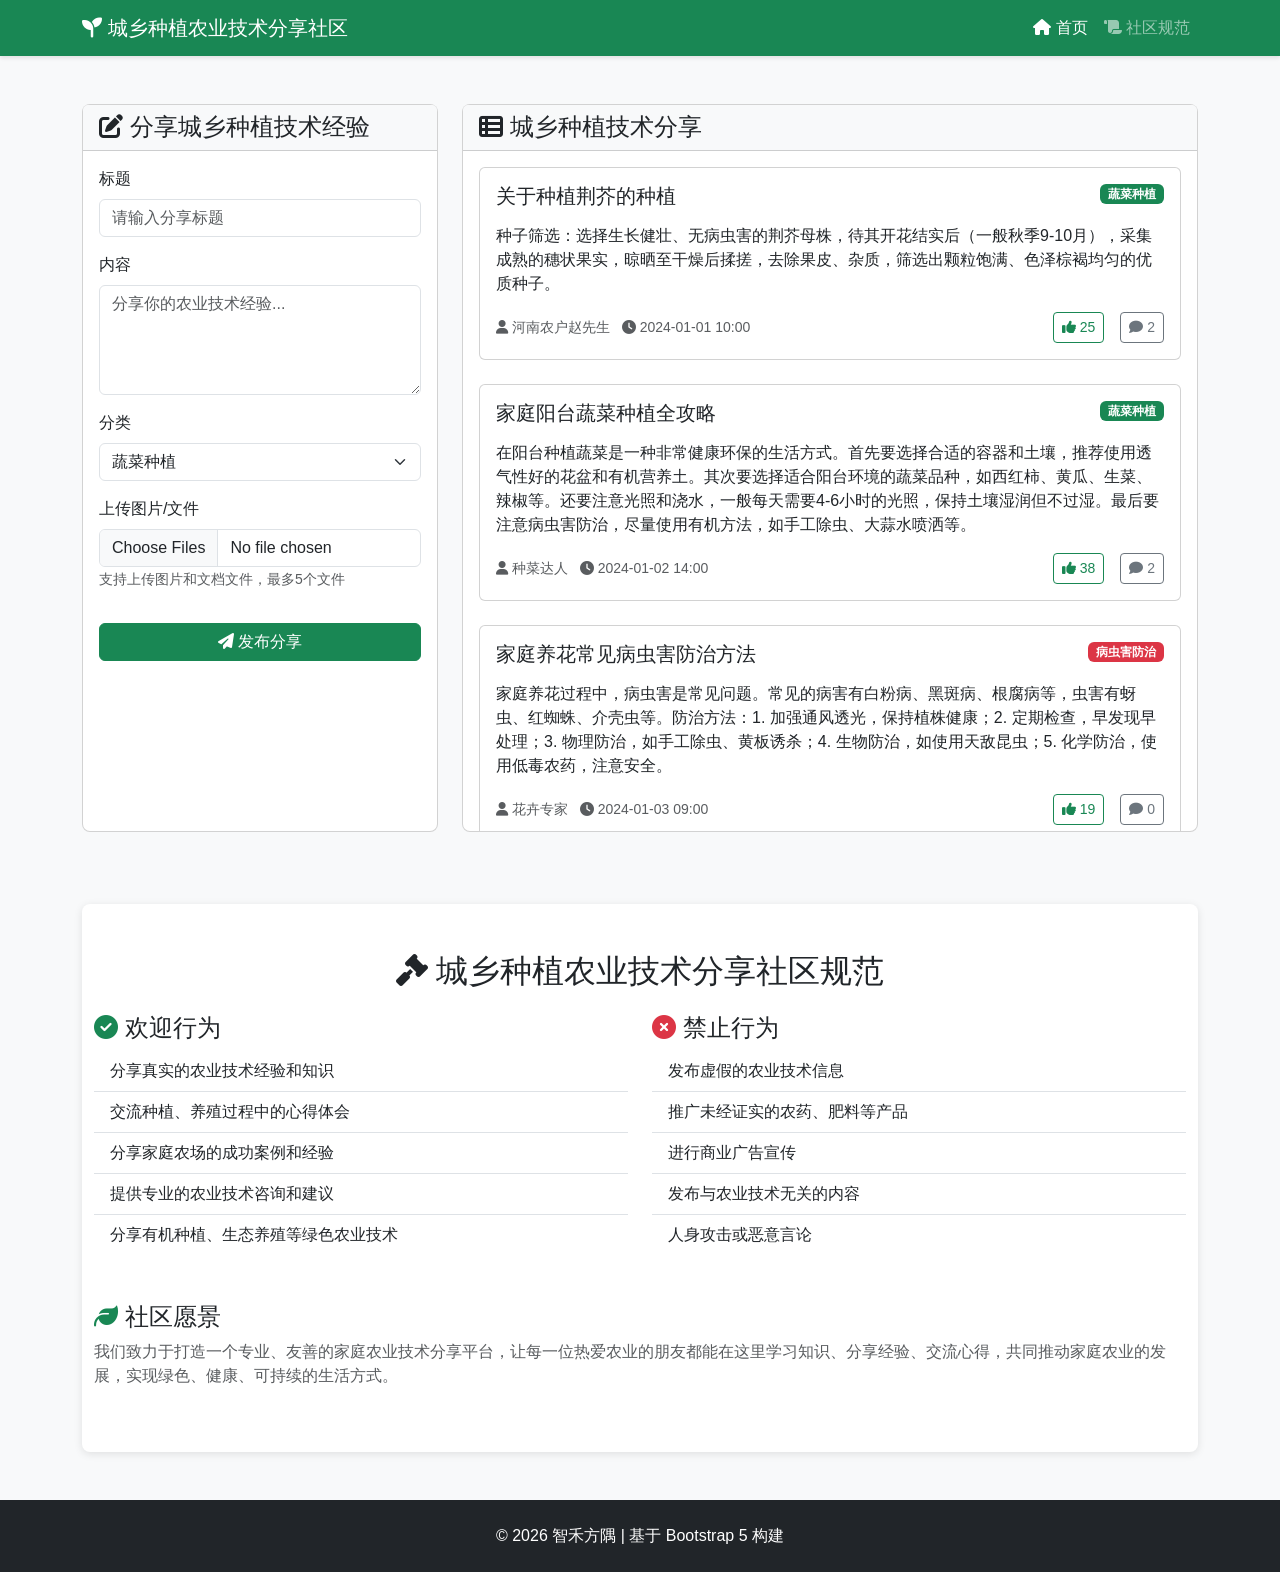
<file: community1.html>
<!DOCTYPE html>
<html lang="zh-CN">
<head>
    <meta charset="UTF-8">
    <meta name="viewport" content="width=device-width, initial-scale=1.0">
    <title>城乡种植农业技术分享社区</title>
    <!-- Bootstrap CSS -->
    <link href="https://cdn.jsdelivr.net/npm/bootstrap@5.3.3/dist/css/bootstrap.min.css" rel="stylesheet">
    <!-- Font Awesome -->
    <link rel="stylesheet" href="https://cdnjs.cloudflare.com/ajax/libs/font-awesome/6.4.0/css/all.min.css">
    <!-- 自定义CSS -->
    <style>
        /* 基础样式 */
        body {
            font-family: 'Segoe UI', Tahoma, Geneva, Verdana, sans-serif;
            background-color: #f8f9fa;
        }
        
        /* 导航栏样式 */
        .navbar {
            box-shadow: 0 2px 4px rgba(0,0,0,0.1);
        }
        
        /* 主要内容区 */
        .main-content {
            min-height: 80vh;
        }

        .posts-row {
            align-items: stretch;
        }

        .left-panel,
        .right-panel {
            display: flex;
            flex-direction: column;
        }

        .equal-height-card {
            height: 100%;
            display: flex;
            flex-direction: column;
        }

        .posts-card-body {
            flex: 1;
            min-height: 0;
            max-height: 680px;
            overflow-y: auto;
        }
        
        /* 发帖卡片 */
        .post-card {
            border-radius: 8px;
            transition: transform 0.3s, box-shadow 0.3s;
        }
        
        .post-card:hover {
            transform: translateY(-2px);
            box-shadow: 0 4px 12px rgba(0,0,0,0.15);
        }
        
        /* 评论区 */
        .comment-list {
            max-height: 400px;
            overflow-y: auto;
        }
        
        /* 社群规则页 */
        .rules-section {
            background-color: #ffffff;
            border-radius: 8px;
            box-shadow: 0 2px 8px rgba(0,0,0,0.1);
        }
        
        /* 响应式调整 */
        @media (max-width: 768px) {
            .post-form {
                margin-bottom: 2rem;
            }
        }
        
        /* 动画效果 */
        .fade-in {
            animation: fadeIn 0.5s ease-in-out;
        }
        
        @keyframes fadeIn {
            from { opacity: 0; transform: translateY(10px); }
            to { opacity: 1; transform: translateY(0); }
        }
        
        /* 自定义类 */
        .top-20 {
            top: 5rem;
        }
        
        /* 点赞动画 */
        @keyframes pulse {
            0% { transform: scale(1); }
            50% { transform: scale(1.1); }
            100% { transform: scale(1); }
        }
        
        .pulse {
            animation: pulse 0.5s ease-in-out;
        }
    </style>
</head>
<body>
    <!-- 导航栏 -->
    <nav class="navbar navbar-expand-lg navbar-dark bg-success">
        <div class="container">
            <a class="navbar-brand" href="">
                <i class="fas fa-seedling"></i> 城乡种植农业技术分享社区
            </a>
            <button class="navbar-toggler" type="button" data-bs-toggle="collapse" data-bs-target="#navbarNav">
                <span class="navbar-toggler-icon"></span>
            </button>
            <div class="collapse navbar-collapse" id="navbarNav">
                <ul class="navbar-nav ms-auto">
                    <li class="nav-item">
                        <a class="nav-link active" href="种植分区.html">
                            <i class="fas fa-home"></i> 首页
                        </a>
                    </li>
                    <li class="nav-item">
                        <a class="nav-link" href="#rules">
                            <i class="fas fa-scroll"></i> 社区规范
                        </a>
                    </li>
                </ul>
            </div>
        </div>
    </nav>

    <!-- 主要内容区 -->
    <div class="container main-content py-5">
        <div class="row posts-row">
            <!-- 左侧：发帖区域 -->
            <div class="col-lg-4 mb-4 left-panel">
                <div class="card post-card fade-in equal-height-card">
                    <div class="card-header bg-light">
                        <h4 class="mb-0"><i class="fas fa-edit"></i> 分享城乡种植技术经验</h4>
                    </div>
                    <div class="card-body">
                        <form id="postForm" class="post-form">
                            <div class="mb-3">
                                <label for="postTitle" class="form-label">标题</label>
                                <input type="text" class="form-control" id="postTitle" placeholder="请输入分享标题" required>
                            </div>
                            <div class="mb-3">
                                <label for="postContent" class="form-label">内容</label>
                                <textarea class="form-control" id="postContent" rows="4" placeholder="分享你的农业技术经验..." required></textarea>
                            </div>
                            <div class="mb-3">
                                <label for="postCategory" class="form-label">分类</label>
                                <select class="form-select" id="postCategory">
                                    <option value="vegetable">蔬菜种植</option>
                                    <option value="fruit">果树栽培</option>
                                    <option value="flower">花卉园艺</option>
                                    <option value="poultry">家庭养殖</option>
                                    <option value="soil">土壤肥料</option>
                                    <option value="pest">病虫害防治</option>
                                    <option value="question">问题求助</option>
                                </select>
                            </div>
                            <div class="mb-3">
                                <label for="postFiles" class="form-label">上传图片/文件</label>
                                <input type="file" class="form-control" id="postFiles" multiple accept="image/*,.pdf,.doc,.docx,.txt">
                                <small class="form-text text-muted">支持上传图片和文档文件，最多5个文件</small>
                            </div>
                            <div class="mb-3">
                                <div id="filePreview" class="d-flex flex-wrap gap-2 mt-2"></div>
                            </div>
                            <button type="submit" class="btn btn-success w-100">
                                <i class="fas fa-paper-plane"></i> 发布分享
                            </button>
                        </form>
                    </div>
                </div>
            </div>

            <!-- 右侧：帖子展示区 -->
            <div class="col-lg-8 mb-4 right-panel">
                <div class="card post-card fade-in equal-height-card">
                    <div class="card-header bg-light">
                        <h4 class="mb-0"><i class="fas fa-th-list"></i> 城乡种植技术分享</h4>
                    </div>
                    <div class="card-body posts-card-body">
                        <div id="postsContainer" class="posts-list">
                            <!-- 帖子将通过JavaScript动态生成 -->
                        </div>
                    </div>
                </div>
            </div>
        </div>

        <!-- 社群规则说明区 -->
    <div id="rules" class="mt-5 rules-section py-5 fade-in">
            <div class="container">
                <h2 class="text-center mb-4"><i class="fas fa-gavel"></i> 城乡种植农业技术分享社区规范</h2>
                <div class="row">
                    <div class="col-md-6 mb-4">
                        <h4><i class="fas fa-check-circle text-success"></i> 欢迎行为</h4>
                        <ul class="list-group list-group-flush">
                            <li class="list-group-item">分享真实的农业技术经验和知识</li>
                            <li class="list-group-item">交流种植、养殖过程中的心得体会</li>
                            <li class="list-group-item">分享家庭农场的成功案例和经验</li>
                            <li class="list-group-item">提供专业的农业技术咨询和建议</li>
                            <li class="list-group-item">分享有机种植、生态养殖等绿色农业技术</li>
                        </ul>
                    </div>
                    <div class="col-md-6 mb-4">
                        <h4><i class="fas fa-times-circle text-danger"></i> 禁止行为</h4>
                        <ul class="list-group list-group-flush">
                            <li class="list-group-item">发布虚假的农业技术信息</li>
                            <li class="list-group-item">推广未经证实的农药、肥料等产品</li>
                            <li class="list-group-item">进行商业广告宣传</li>
                            <li class="list-group-item">发布与农业技术无关的内容</li>
                            <li class="list-group-item">人身攻击或恶意言论</li>
                        </ul>
                    </div>
                </div>
                <div class="mt-4">
                    <h4><i class="fas fa-leaf text-success"></i> 社区愿景</h4>
                    <p class="text-muted">我们致力于打造一个专业、友善的家庭农业技术分享平台，让每一位热爱农业的朋友都能在这里学习知识、分享经验、交流心得，共同推动家庭农业的发展，实现绿色、健康、可持续的生活方式。</p>
                </div>
            </div>
        </div>
    </div>

    <!-- 页脚 -->
    <footer class="bg-dark text-white py-4">
        <div class="container">
            <div class="row">
                <div class="col text-center">
                    <p class="mb-0">© 2026 智禾方隅 | 基于 Bootstrap 5 构建</p>
                </div>
            </div>
        </div>
    </footer>

    <!-- 评论模态框 -->
    <div class="modal fade" id="commentModal" tabindex="-1">
        <div class="modal-dialog modal-lg">
            <div class="modal-content">
                <div class="modal-header">
                    <h5 class="modal-title"><i class="fas fa-comments"></i> 评论交流</h5>
                    <button type="button" class="btn-close" data-bs-dismiss="modal"></button>
                </div>
                <div class="modal-body">
                    <div id="modalPostTitle" class="h5 mb-4"></div>
                    <div id="modalPostContent" class="mb-4 text-muted"></div>
                    <hr>
                    <h6 class="mb-3">评论列表</h6>
                    <div id="commentList" class="comment-list mb-4"></div>
                    <form id="commentForm">
                        <div class="mb-3">
                            <input type="hidden" id="commentPostId">
                            <textarea class="form-control" id="commentContent" rows="3" placeholder="分享你的经验或提出问题..." required></textarea>
                        </div>
                        <button type="submit" class="btn btn-success">
                            <i class="fas fa-reply"></i> 发表评论
                        </button>
                    </form>
                </div>
            </div>
        </div>
    </div>

    <!-- Bootstrap JS -->
    <script src="https://cdn.jsdelivr.net/npm/bootstrap@5.3.3/dist/js/bootstrap.bundle.min.js"></script>
    <!-- 自定义JavaScript -->
    <script>
        // 模拟帖子数据
        let posts = [
            {
                id: 1,
                title: "关于种植荆芥的种植",
                content: "种子筛选：选择生长健壮、无病虫害的荆芥母株，待其开花结实后（一般秋季9-10月），采集成熟的穗状果实，晾晒至干燥后揉搓，去除果皮、杂质，筛选出颗粒饱满、色泽棕褐均匀的优质种子。",
                category: "vegetable",
                author: "河南农户赵先生",
                date: "2024-01-01 10:00",
                likes: 25,
                comments: [
                    { id: 1, author: "阳台种植爱好者", content: "非常期待！我在阳台种了一些蔬菜，正想请教一些问题。", date: "2024-01-01 10:30" },
                    { id: 2, author: "园艺新手", content: "我是第一次尝试种植，希望能在这里学到更多知识。", date: "2024-01-01 11:00" }
                ]
            },
            {
                id: 2,
                title: "家庭阳台蔬菜种植全攻略",
                content: "在阳台种植蔬菜是一种非常健康环保的生活方式。首先要选择合适的容器和土壤，推荐使用透气性好的花盆和有机营养土。其次要选择适合阳台环境的蔬菜品种，如西红柿、黄瓜、生菜、辣椒等。还要注意光照和浇水，一般每天需要4-6小时的光照，保持土壤湿润但不过湿。最后要注意病虫害防治，尽量使用有机方法，如手工除虫、大蒜水喷洒等。",
                category: "vegetable",
                author: "种菜达人",
                date: "2024-01-02 14:00",
                likes: 38,
                comments: [
                    { id: 3, author: "新手提问", content: "请问阳台种植需要施肥吗？用什么肥料比较好？", date: "2024-01-02 14:30" },
                    { id: 4, author: "经验分享", content: "我在阳台种了草莓，长得很好，大家可以试试！", date: "2024-01-02 15:00" }
                ]
            },
            {
                id: 3,
                title: "家庭养花常见病虫害防治方法",
                content: "家庭养花过程中，病虫害是常见问题。常见的病害有白粉病、黑斑病、根腐病等，虫害有蚜虫、红蜘蛛、介壳虫等。防治方法：1. 加强通风透光，保持植株健康；2. 定期检查，早发现早处理；3. 物理防治，如手工除虫、黄板诱杀；4. 生物防治，如使用天敌昆虫；5. 化学防治，使用低毒农药，注意安全。",
                category: "pest",
                author: "花卉专家",
                date: "2024-01-03 09:00",
                likes: 19,
                comments: []
            },
            {
                id: 4,
                title: "甘蔗种植全过程详解",
                content: "①准备20cm节间饱满的甘蔗段；②浸泡至芽点膨大；③沙床催芽；④移栽至肥沃土壤；⑤覆盖稻草保湿；⑥定期施肥除草；⑦摘除枯叶；⑧追施高钙钾肥；⑨240天采收。",
                category: "vegetable",
                author: "河南农户路先生",
                date: "2024-01-27 10:00",
                likes: 120,
                comments: [
                    { id: 1, author: "种植爱好者", content: "太详细了，正好想在院子里种些甘蔗！", date: "2024-01-27 10:30" }
                ]
            },
			{
			    id: 5,
			    title: "关于草莓的种植成果及种植全过程",
			    content: "果实饱满酸甜。种子洗净晾干，播于园土+腐叶土+珍珠岩(6:3:1)。定植后向阳养护，见干见湿。主茎单杆整枝，搭架引蔓。花果期增施磷钾肥，注意防治蚜虫及白粉病。",
			    category: "vegetable",
			    author: "上海种植爱好者宋女士",
			    date: "2024-01-27 10:00",
			    likes: 50,
			    comments: [
			        { id: 1, author: "种植爱好者", content: "最喜欢吃草莓了！", date: "2024-01-27 10:30" }
			    ]
			}
        ];

        // 页面加载完成后初始化
        document.addEventListener('DOMContentLoaded', function() {
            renderPosts();
            setupEventListeners();
        });

        // 渲染帖子列表
        function renderPosts() {
            const postsContainer = document.getElementById('postsContainer');
            postsContainer.innerHTML = '';

            posts.forEach(post => {
                const postElement = createPostElement(post);
                postsContainer.appendChild(postElement);
            });
        }

        // 创建帖子元素
        function createPostElement(post) {
            const postDiv = document.createElement('div');
            postDiv.className = 'card mb-4';
            postDiv.setAttribute('data-post-id', post.id);
            const safeTitle = escapeHtml(post.title);
            const safeContent = escapeHtml(post.content);
            const safeAuthor = escapeHtml(post.author);
            const isLiked = !!post.liked;
            
            // 分类标签样式
            const categoryClass = getCategoryClass(post.category);
            const categoryName = getCategoryName(post.category);

            // 附件HTML
            let attachmentsHtml = '';
            if (post.attachments && post.attachments.length > 0) {
                attachmentsHtml = `
                    <div class="mt-3">
                        <h6 class="text-muted mb-2"><i class="fas fa-paperclip"></i> 附件</h6>
                        <div class="d-flex flex-wrap gap-2">
                `;
                
                post.attachments.forEach(attachment => {
                    const safeAttachmentName = escapeHtml(attachment.name);
                    if (attachment.type.startsWith('image/')) {
                        // 图片附件
                        attachmentsHtml += `
                            <div class="attachment-image">
                                <img src="https://via.placeholder.com/150" alt="${safeAttachmentName}" style="width: 100px; height: 100px; object-fit: cover; border-radius: 4px; border: 1px solid #ddd;">
                                <p class="text-xs text-muted mt-1 text-center" style="font-size: 12px;">${safeAttachmentName}</p>
                            </div>
                        `;
                    } else {
                        // 文档附件
                        attachmentsHtml += `
                            <div class="attachment-file" style="width: 100px; text-align: center;">
                                <div style="width: 100px; height: 100px; border: 1px solid #ddd; border-radius: 4px; display: flex; align-items: center; justify-content: center; background-color: #f8f9fa;">
                                    <i class="fas fa-file-alt" style="font-size: 32px; color: #6c757d;"></i>
                                </div>
                                <p class="text-xs text-muted mt-1" style="font-size: 12px; white-space: nowrap; overflow: hidden; text-overflow: ellipsis;">${safeAttachmentName}</p>
                            </div>
                        `;
                    }
                });
                
                attachmentsHtml += `
                        </div>
                    </div>
                `;
            }

            postDiv.innerHTML = `
                <div class="card-body">
                    <div class="d-flex justify-content-between align-items-start mb-2">
                        <h5 class="card-title">${safeTitle}</h5>
                        <span class="badge ${categoryClass}">${categoryName}</span>
                    </div>
                    <p class="card-text mb-3">${safeContent}</p>
                    ${attachmentsHtml}
                    <div class="d-flex justify-content-between align-items-center">
                        <div class="text-muted small">
                            <span><i class="fas fa-user"></i> ${safeAuthor}</span>
                            <span class="mx-2"><i class="fas fa-clock"></i> ${post.date}</span>
                        </div>
                        <div class="d-flex gap-3">
                            <button class="btn btn-sm ${isLiked ? 'btn-success' : 'btn-outline-success'} like-btn" data-liked="${isLiked}">
                                <i class="fas fa-thumbs-up"></i> <span>${post.likes}</span>
                            </button>
                            <button class="btn btn-sm btn-outline-secondary comment-btn" data-bs-toggle="modal" data-bs-target="#commentModal" data-post-id="${post.id}">
                                <i class="fas fa-comment"></i> ${post.comments.length}
                            </button>
                        </div>
                    </div>
                </div>
            `;

            return postDiv;
        }

        // 获取分类样式
        function getCategoryClass(category) {
            const classes = {
                vegetable: 'bg-success',
                fruit: 'bg-warning',
                flower: 'bg-primary',
                poultry: 'bg-info',
                soil: 'bg-secondary',
                pest: 'bg-danger',
                question: 'bg-dark'
            };
            return classes[category] || 'bg-secondary';
        }

        // 获取分类名称
        function getCategoryName(category) {
            const names = {
                vegetable: '蔬菜种植',
                fruit: '果树栽培',
                flower: '花卉园艺',
                poultry: '家庭养殖',
                soil: '土壤肥料',
                pest: '病虫害防治',
                question: '问题求助'
            };
            return names[category] || '综合讨论';
        }

        // 设置事件监听器
        function setupEventListeners() {
            // 文件上传预览
            document.getElementById('postFiles').addEventListener('change', function(e) {
                previewFiles(e.target.files);
            });
            
            // 发帖表单提交
            document.getElementById('postForm').addEventListener('submit', function(e) {
                e.preventDefault();
                submitPost();
            });

            // 评论表单提交
            document.getElementById('commentForm').addEventListener('submit', function(e) {
                e.preventDefault();
                submitComment();
            });

            // 评论按钮点击
            document.addEventListener('click', function(e) {
                if (e.target.closest('.comment-btn')) {
                    const btn = e.target.closest('.comment-btn');
                    const postId = parseInt(btn.dataset.postId);
                    openCommentModal(postId);
                }
            });

            // 点赞按钮点击
            document.addEventListener('click', function(e) {
                if (e.target.closest('.like-btn')) {
                    const btn = e.target.closest('.like-btn');
                    const postElement = btn.closest('[data-post-id]');
                    const postId = parseInt(postElement.dataset.postId);
                    toggleLike(postId, btn);
                }
            });
        }

        // 文件预览函数
        function previewFiles(files) {
            const previewContainer = document.getElementById('filePreview');
            previewContainer.innerHTML = '';
            
            if (files.length === 0) return;
            
            // 限制最多5个文件
            const validFiles = Array.from(files).slice(0, 5);
            if (files.length > 5) {
                showToast('最多上传5个文件，已自动截取前5个。', 'warning');
            }
            
            validFiles.forEach(file => {
                const filePreview = document.createElement('div');
                filePreview.className = 'file-preview-item';
                filePreview.style.position = 'relative';
                filePreview.style.width = '100px';
                filePreview.style.height = '100px';
                filePreview.style.border = '1px solid #ddd';
                filePreview.style.borderRadius = '4px';
                filePreview.style.overflow = 'hidden';
                filePreview.style.display = 'flex';
                filePreview.style.alignItems = 'center';
                filePreview.style.justifyContent = 'center';
                
                if (file.type.startsWith('image/')) {
                    // 图片预览
                    const img = document.createElement('img');
                    img.src = URL.createObjectURL(file);
                    img.style.width = '100%';
                    img.style.height = '100%';
                    img.style.objectFit = 'cover';
                    filePreview.appendChild(img);
                } else {
                    // 文档预览
                    const icon = document.createElement('div');
                    icon.className = 'file-icon';
                    icon.style.fontSize = '32px';
                    icon.style.color = '#6c757d';
                    icon.innerHTML = '<i class="fas fa-file-alt"></i>';
                    filePreview.appendChild(icon);
                }
                
                // 文件名
                const fileName = document.createElement('div');
                fileName.className = 'file-name';
                fileName.style.position = 'absolute';
                fileName.style.bottom = '0';
                fileName.style.left = '0';
                fileName.style.right = '0';
                fileName.style.backgroundColor = 'rgba(0, 0, 0, 0.7)';
                fileName.style.color = 'white';
                fileName.style.padding = '2px 4px';
                fileName.style.fontSize = '10px';
                fileName.style.textAlign = 'center';
                fileName.style.whiteSpace = 'nowrap';
                fileName.style.overflow = 'hidden';
                fileName.style.textOverflow = 'ellipsis';
                fileName.textContent = file.name;
                filePreview.appendChild(fileName);
                
                previewContainer.appendChild(filePreview);
            });
        }

        // 提交新帖子
        function submitPost() {
            const title = document.getElementById('postTitle').value;
            const content = document.getElementById('postContent').value;
            const category = document.getElementById('postCategory').value;
            const fileInput = document.getElementById('postFiles');
            
            // 获取上传的文件
            const files = Array.from(fileInput.files).slice(0, 5);
            const attachments = files.map(file => ({
                name: file.name,
                type: file.type,
                size: file.size
            }));

            // 创建新帖子对象
            const newPost = {
                id: Date.now(),
                title: title,
                content: content,
                category: category,
                author: "农业爱好者",
                date: new Date().toLocaleString(),
                likes: 0,
                comments: [],
                attachments: attachments
            };

            // 添加到帖子列表
            posts.unshift(newPost);

            // 重新渲染帖子列表
            renderPosts();

            // 重置表单
            document.getElementById('postForm').reset();
            document.getElementById('filePreview').innerHTML = '';

            // 显示成功提示
            showToast('分享发布成功！', 'success');
        }

        // 打开评论模态框
        function openCommentModal(postId) {
            const post = posts.find(p => p.id === postId);
            if (!post) return;

            // 填充模态框内容
            document.getElementById('modalPostTitle').textContent = post.title;
            document.getElementById('modalPostContent').textContent = post.content;
            document.getElementById('commentPostId').value = post.id;

            // 渲染评论列表
            renderComments(post.comments);
        }

        // 渲染评论列表
        function renderComments(comments) {
            const commentList = document.getElementById('commentList');
            commentList.innerHTML = '';

            if (comments.length === 0) {
                commentList.innerHTML = '<p class="text-muted">暂无评论，快来分享你的经验吧！</p>';
                return;
            }

            comments.forEach(comment => {
                const commentElement = createCommentElement(comment);
                commentList.appendChild(commentElement);
            });
        }

        // 创建评论元素
        function createCommentElement(comment) {
            const commentDiv = document.createElement('div');
            commentDiv.className = 'card mb-2';
            const safeCommentAuthor = escapeHtml(comment.author);
            const safeCommentContent = escapeHtml(comment.content);
            commentDiv.innerHTML = `
                <div class="card-body p-3">
                    <div class="d-flex justify-content-between align-items-start">
                        <h6 class="card-subtitle mb-1 text-success">${safeCommentAuthor}</h6>
                        <span class="text-muted small">${comment.date}</span>
                    </div>
                    <p class="card-text mb-0">${safeCommentContent}</p>
                </div>
            `;
            return commentDiv;
        }

        // 提交评论
        function submitComment() {
            const postId = parseInt(document.getElementById('commentPostId').value);
            const content = document.getElementById('commentContent').value;

            // 查找帖子
            const post = posts.find(p => p.id === postId);
            if (!post) return;

            // 创建新评论
            const newComment = {
                id: Date.now(),
                author: "农业爱好者",
                content: content,
                date: new Date().toLocaleString()
            };

            // 添加到评论列表
            post.comments.push(newComment);

            // 更新评论计数
            updateCommentCount(postId);

            // 重新渲染评论列表
            renderComments(post.comments);

            // 重置评论表单
            document.getElementById('commentContent').value = '';

            // 显示成功提示
            showToast('评论发表成功！', 'success');
        }

        // 更新评论计数
        function updateCommentCount(postId) {
            const postElement = document.querySelector(`[data-post-id="${postId}"]`);
            if (!postElement) return;

            const commentBtn = postElement.querySelector('.comment-btn');
            const post = posts.find(p => p.id === postId);
            if (commentBtn && post) {
                const commentCount = post.comments.length;
                commentBtn.innerHTML = `<i class="fas fa-comment"></i> ${commentCount}`;
            }
        }

        // 切换点赞状态
        function toggleLike(postId, btn) {
            const post = posts.find(p => p.id === postId);
            if (!post) return;

            // 切换点赞状态
            post.liked = !post.liked;
            post.likes = post.liked ? post.likes + 1 : Math.max(0, post.likes - 1);

            // 更新UI
            const likeCountElement = btn.querySelector('span');
            likeCountElement.textContent = post.likes;

            btn.dataset.liked = String(post.liked);
            if (post.liked) {
                btn.classList.add('btn-success');
                btn.classList.remove('btn-outline-success');
                btn.classList.add('pulse');
                setTimeout(() => {
                    btn.classList.remove('pulse');
                }, 1000);
            } else {
                btn.classList.remove('btn-success', 'pulse');
                btn.classList.add('btn-outline-success');
            }
        }

        // 基础HTML转义，避免输入内容被当作HTML执行
        function escapeHtml(text) {
            if (text === null || text === undefined) return '';
            return String(text)
                .replace(/&/g, '&amp;')
                .replace(/</g, '&lt;')
                .replace(/>/g, '&gt;')
                .replace(/\"/g, '&quot;')
                .replace(/'/g, '&#39;');
        }

        // 显示提示信息
        function showToast(message, type = 'info') {
            // 检查是否已存在toast容器
            let toastContainer = document.getElementById('toastContainer');
            if (!toastContainer) {
                toastContainer = document.createElement('div');
                toastContainer.id = 'toastContainer';
                toastContainer.className = 'toast-container position-fixed top-20 end-0 p-3';
                document.body.appendChild(toastContainer);
            }

            // 创建toast元素
            const toastId = 'toast-' + Date.now();
            const toast = document.createElement('div');
            toast.className = `toast align-items-center text-white bg-${type} border-0`;
            toast.role = 'alert';
            toast.ariaLive = 'assertive';
            toast.ariaAtomic = 'true';
            toast.id = toastId;

            toast.innerHTML = `
                <div class="d-flex">
                    <div class="toast-body">
                        ${message}
                    </div>
                    <button type="button" class="btn-close btn-close-white me-2 m-auto" data-bs-dismiss="toast" aria-label="Close"></button>
                </div>
            `;

            // 添加到容器
            toastContainer.appendChild(toast);

            // 初始化并显示toast
            const toastInstance = new bootstrap.Toast(toast, {
                delay: 3000
            });
            toastInstance.show();

            // 显示后移除
            toast.addEventListener('hidden.bs.toast', function() {
                toast.remove();
            });
        }
    </script>
</body>
</html>
</file>
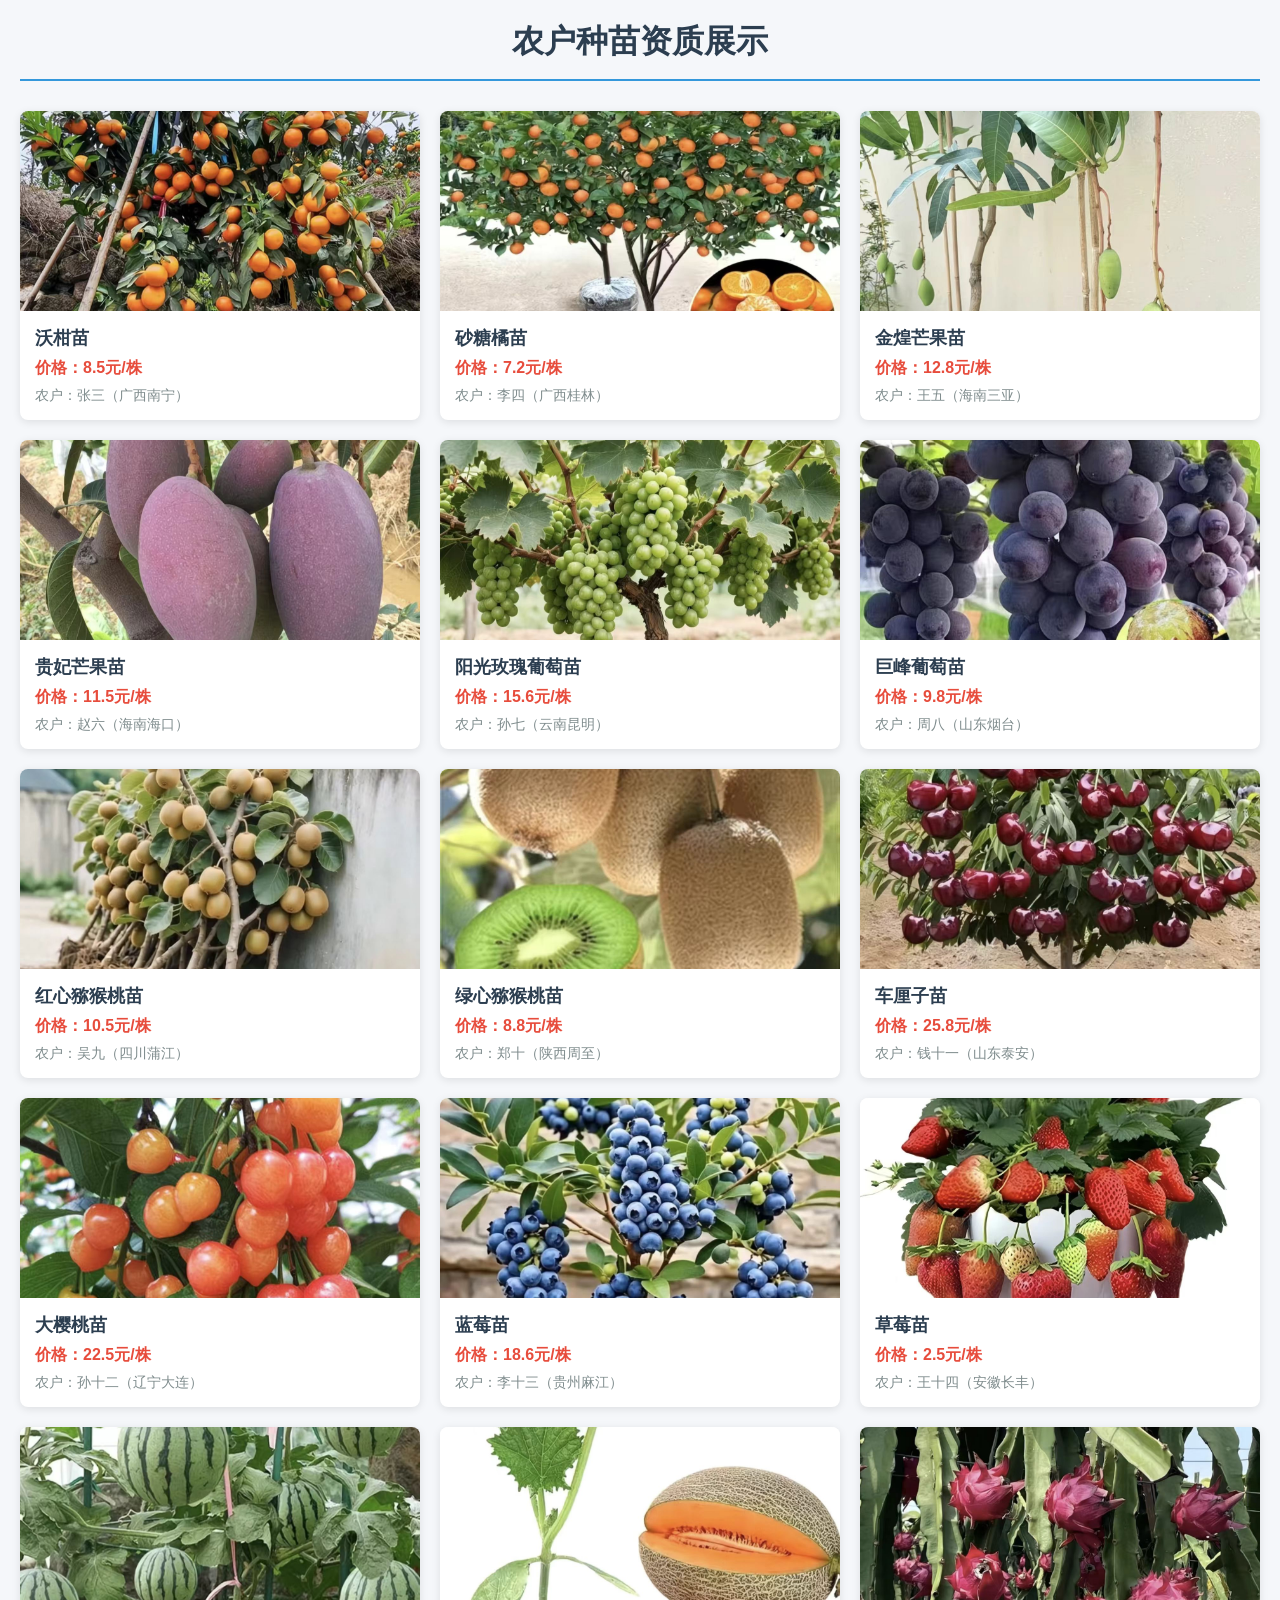
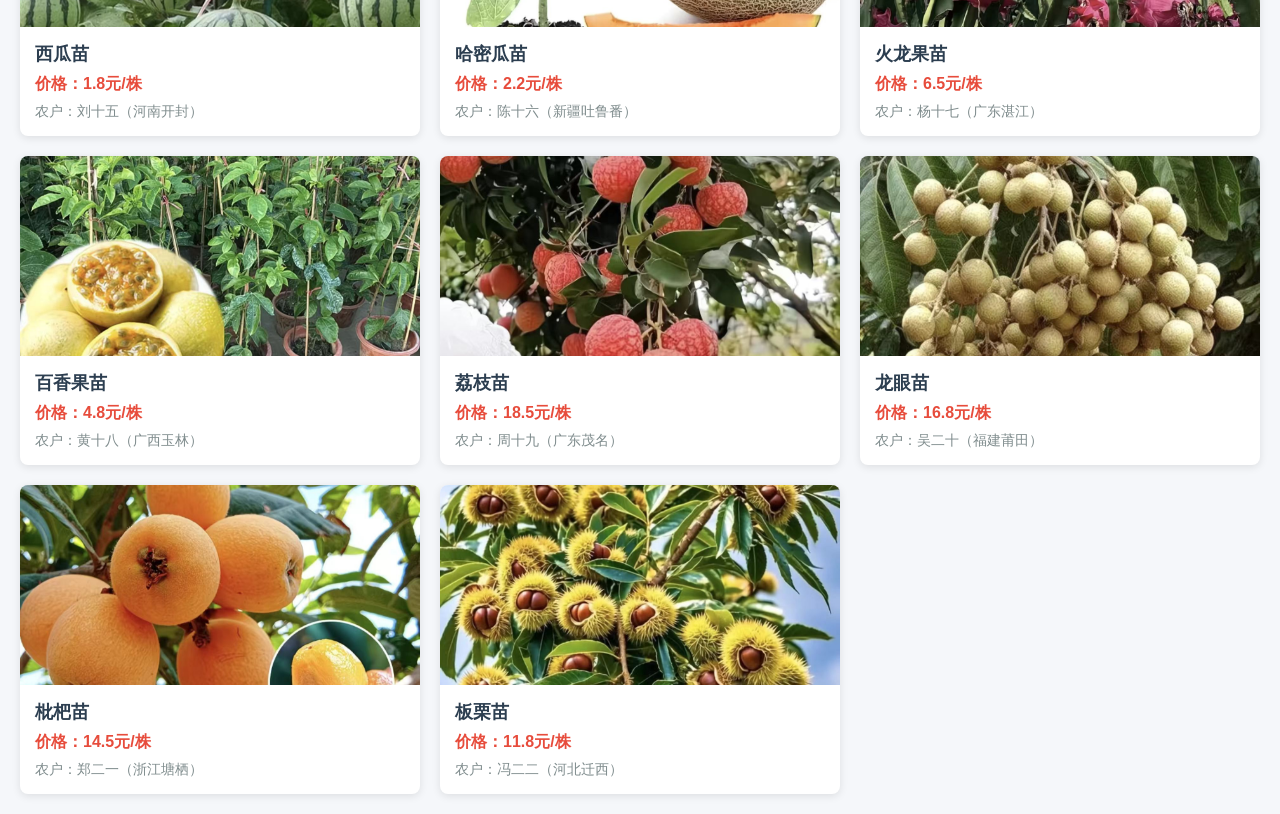
<file: cui.html>
<!DOCTYPE html>
<html lang="zh-CN">
<head>
    <meta charset="UTF-8">
    <meta name="viewport" content="width=device-width, initial-scale=1.0">
    <title>农户种苗资质展示页</title>
    <style>
        
        * {
            margin: 0;
            padding: 0;
            box-sizing: border-box;
            font-family: "Microsoft YaHei", sans-serif;
        }

        
        body {
            background-color: #f5f7fa;
            padding: 20px;
        }

        
        .page-title {
            text-align: center;
            color: #2c3e50;
            margin-bottom: 30px;
            padding-bottom: 15px;
            border-bottom: 2px solid #3498db;
        }

        
        .seed-container {
            display: grid;
            grid-template-columns: repeat(auto-fill, minmax(300px, 1fr));
            gap: 20px;
            max-width: 1400px;
            margin: 0 auto;
        }

        
        .seed-card {
            background-color: white;
            border-radius: 8px;
            box-shadow: 0 2px 8px rgba(0, 0, 0, 0.1);
            overflow: hidden;
            transition: transform 0.3s ease;
        }

        .seed-card:hover {
            transform: translateY(-5px);
        }

        
        .seed-image {
            width: 100%;
            height: 200px;
            overflow: hidden;
        }

        
        .seed-image img {
            width: 100%;
            height: 100%;
            object-fit: cover;
            transition: transform 0.3s ease;
        }

        
        .seed-card:hover .seed-image img {
            transform: scale(1.05);
        }

        
        .seed-info {
            padding: 15px;
        }

        
        .seed-variety {
            font-size: 18px;
            font-weight: bold;
            color: #2c3e50;
            margin-bottom: 8px;
        }

        
        .seed-price {
            font-size: 16px;
            color: #e74c3c;
            font-weight: 600;
            margin-bottom: 8px;
        }

        
        .farmer-info {
            font-size: 14px;
            color: #7f8c8d;
        }

        
        @media (max-width: 768px) {
            .seed-container {
                grid-template-columns: repeat(auto-fill, minmax(250px, 1fr));
            }
        }

        @media (max-width: 480px) {
            .seed-container {
                grid-template-columns: 1fr;
            }
        }
    </style>
</head>
<body>
    <h1 class="page-title">农户种苗资质展示</h1>
    
    <div class="seed-container" id="seedDataContainer">
        
    </div>

    <script>
        
        const seedData = [
            { variety: "沃柑苗", price: "8.5元/株", farmer: "农户：张三（广西南宁）", image: "image/1.jpg"},
            { variety: "砂糖橘苗", price: "7.2元/株", farmer: "农户：李四（广西桂林）", image: "image/2.jpg" },
            { variety: "金煌芒果苗", price: "12.8元/株", farmer: "农户：王五（海南三亚）", image: "image/3.jpg" },
            { variety: "贵妃芒果苗", price: "11.5元/株", farmer: "农户：赵六（海南海口）", image: "image/4.jpg"},
            { variety: "阳光玫瑰葡萄苗", price: "15.6元/株", farmer: "农户：孙七（云南昆明）", image: "image/5.jpg" },
            { variety: "巨峰葡萄苗", price: "9.8元/株", farmer: "农户：周八（山东烟台）", image: "image/6.jpg"  },
            { variety: "红心猕猴桃苗", price: "10.5元/株", farmer: "农户：吴九（四川蒲江）", image: "image/7.jpg"},
            { variety: "绿心猕猴桃苗", price: "8.8元/株", farmer: "农户：郑十（陕西周至）", image: "image/8.jpg" },
            { variety: "车厘子苗", price: "25.8元/株", farmer: "农户：钱十一（山东泰安）", image: "image/9.jpg"},
            { variety: "大樱桃苗", price: "22.5元/株", farmer: "农户：孙十二（辽宁大连）", image: "image/10.jpg" },
            { variety: "蓝莓苗", price: "18.6元/株", farmer: "农户：李十三（贵州麻江）", image: "image/11.jpg" },
            { variety: "草莓苗", price: "2.5元/株", farmer: "农户：王十四（安徽长丰）", image: "image/12.jpg" },
            { variety: "西瓜苗", price: "1.8元/株", farmer: "农户：刘十五（河南开封）", image: "image/13.jpg" },
            { variety: "哈密瓜苗", price: "2.2元/株", farmer: "农户：陈十六（新疆吐鲁番）", image: "image/14.jpg" },
            { variety: "火龙果苗", price: "6.5元/株", farmer: "农户：杨十七（广东湛江）", image: "image/15.jpg" },
            { variety: "百香果苗", price: "4.8元/株", farmer: "农户：黄十八（广西玉林）", image: "image/16.jpg" },
            { variety: "荔枝苗", price: "18.5元/株", farmer: "农户：周十九（广东茂名）", image: "image/17.jpg" },
            { variety: "龙眼苗", price: "16.8元/株", farmer: "农户：吴二十（福建莆田）", image: "image/18.jpg" },
            { variety: "枇杷苗", price: "14.5元/株", farmer: "农户：郑二一（浙江塘栖）", image: "image/19.jpg" },
            { variety: "板栗苗", price: "11.8元/株", farmer: "农户：冯二二（河北迁西）", image: "image/20.jpg" }
        ];

        
        const container = document.getElementById('seedDataContainer');

        
        seedData.forEach(item => {
            
            const card = document.createElement('div');
            card.className = 'seed-card';

            
            card.innerHTML = `
                <div class="seed-image">
                    <img src="${item.image}" alt="${item.variety}">
                </div>
                <div class="seed-info">
                    <div class="seed-variety">${item.variety}</div>
                    <div class="seed-price">价格：${item.price}</div>
                    <div class="farmer-info">${item.farmer}</div>
                </div>
            `;

            
            container.appendChild(card);
        });
    </script>
</body>
</html>
</file>
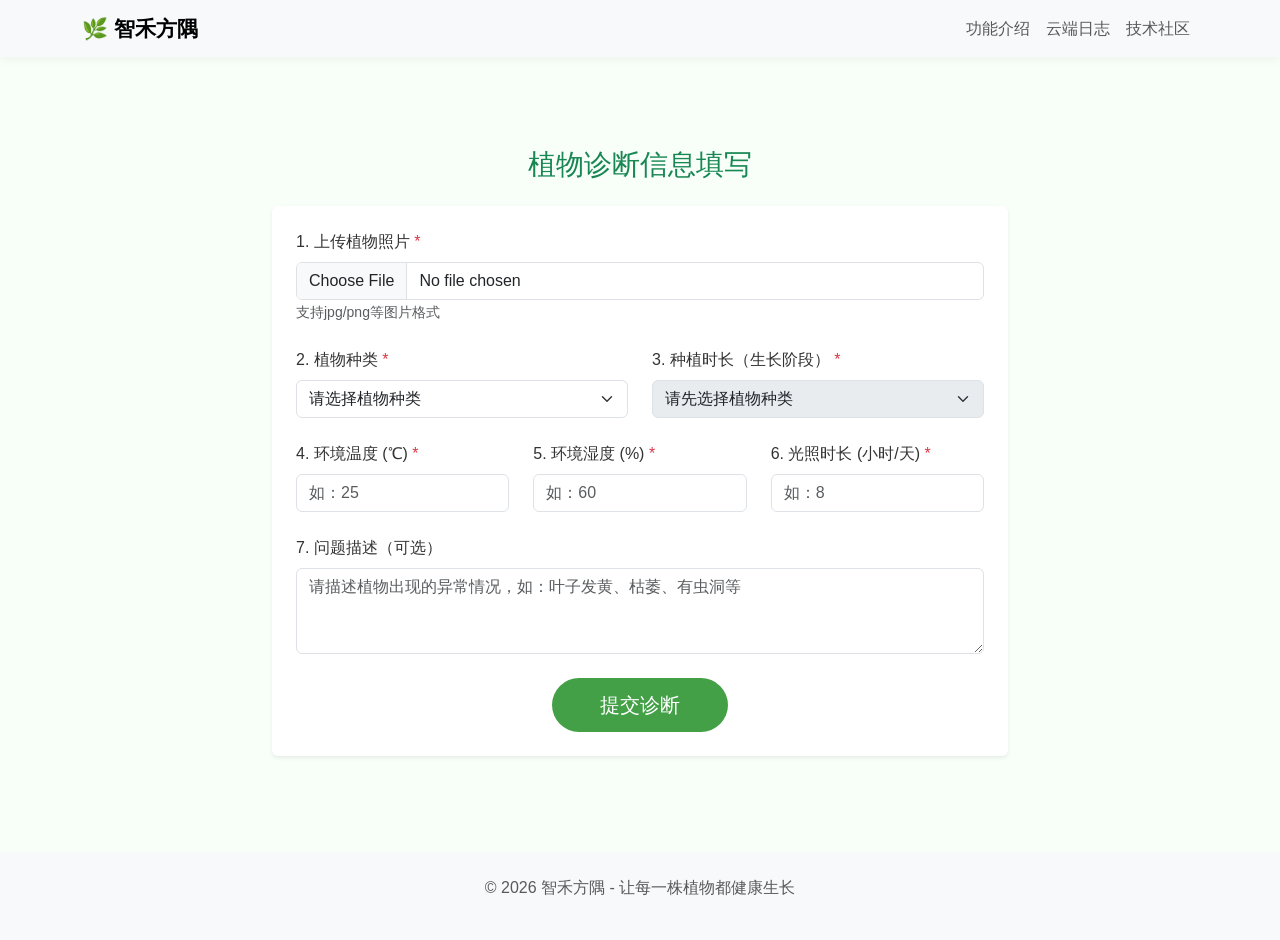
<file: data-input.html>
<!DOCTYPE html>
<html lang="zh-CN">

<head>
  <meta charset="UTF-8">
  <meta name="viewport" content="width=device-width, initial-scale=1.0">
  <title>AI 种植管家 - 数据输入</title>
  <link rel="stylesheet" href="https://cdn.jsdelivr.net/npm/bootstrap@5.3.0/dist/css/bootstrap.min.css">
  <link rel="stylesheet" href="https://cdn.jsdelivr.net/npm/bootstrap-icons@1.10.0/font/bootstrap-icons.css">
  <link rel="stylesheet" href="styles.css">
  <style>
    /* 自定义选择文件按钮样式 */
    .custom-file-input {
      display: none;
    }

    .custom-file-btn {
      background-color: #444;
      color: white;
      border: none;
      padding: 6px 12px;
      cursor: pointer;
    }

    .custom-file-btn:hover {
      background-color: #333;
    }

    .file-display {
      border: 1px solid #ddd;
      padding: 6px 12px;
      flex: 1;
      background-color: #fff;
    }

    .file-row {
      display: flex;
      align-items: center;
      gap: 0;
    }
  </style>
</head>

<body>
  <!-- 导航栏 -->
  <nav class="navbar navbar-expand-lg navbar-light bg-light fixed-top">
    <div class="container">
      <a class="navbar-brand" href="index.html">🌿 智禾方隅</a>
      <div class="navbar-nav ms-auto">

        <a class="nav-link" href="shouye.html">功能介绍</a>
        <a class="nav-link" href="cunchu.html">云端日志</a>
        <a class="nav-link" href="community.html">技术社区</a>

      </div>
    </div>
  </nav>

  <!-- 主内容区 -->
  <section class="py-5 mt-5" style="padding-top: 100px !important;">
    <div class="container">
      <div class="row justify-content-center">
        <div class="col-lg-8">
          <h2 class="h3 mb-4 text-center text-success">植物诊断信息填写</h2>
          <form id="plant-form" class="bg-white p-4 rounded shadow-sm">
            <!-- 上传植物照片（文件选择样式） -->
            <div class="mb-4">
              <label class="form-label fw-medium">1. 上传植物照片 <span class="text-danger">*</span></label>
              <div class="mb-3">
                <input type="file" id="file-input" class="form-control" accept="image/*" required>
                <small class="text-muted">支持jpg/png等图片格式</small>
              </div>
            </div>


            <!-- 植物基本信息 -->
            <div class="row mb-4">
              <div class="col-md-6">
                <label class="form-label fw-medium">2. 植物种类 <span class="text-danger">*</span></label>
                <select class="form-select" id="plant-type" required>
                  <option value="">请选择植物种类</option>
                  <!-- 植物选项由 data-input.js 动态加载 -->
                </select>
              </div>
              <div class="col-md-6">
                <label class="form-label fw-medium">3. 种植时长（生长阶段） <span class="text-danger">*</span></label>
                <select class="form-select" id="plant-time" required disabled>
                  <option value="">请先选择植物种类</option>
                  <!-- 种植时长选项根据所选植物动态加载 -->
                </select>
              </div>
            </div>

            <!-- 环境数据 -->
            <div class="row mb-4">
              <div class="col-md-4">
                <label class="form-label fw-medium">4. 环境温度 (℃) <span class="text-danger">*</span></label>
                <input type="number" class="form-control" id="temp" placeholder="如：25" required>
              </div>
              <div class="col-md-4">
                <label class="form-label fw-medium">5. 环境湿度 (%) <span class="text-danger">*</span></label>
                <input type="number" class="form-control" id="humidity" placeholder="如：60" required>
              </div>
              <div class="col-md-4">
                <label class="form-label fw-medium">6. 光照时长 (小时/天) <span class="text-danger">*</span></label>
                <input type="number" class="form-control" id="light" placeholder="如：8" required>
              </div>
            </div>

            <!-- 问题描述 -->
            <div class="mb-4">
              <label class="form-label fw-medium">7. 问题描述（可选）</label>
              <textarea class="form-control" rows="3" placeholder="请描述植物出现的异常情况，如：叶子发黄、枯萎、有虫洞等"></textarea>
            </div>

            <!-- 提交按钮 -->
            <div class="text-center">
              <button type="button" id="submit-btn" class="btn btn-success btn-lg px-5">
                提交诊断
              </button>
            </div>
          </form>
        </div>
      </div>
    </div>
  </section>

  <!-- 底部区域 -->
  <footer class="bg-light py-4 mt-5">
    <div class="container text-center text-muted">
      <p>© 2026 智禾方隅 - 让每一株植物都健康生长</p>
    </div>
  </footer>

  <script src="https://cdn.jsdelivr.net/npm/bootstrap@5.3.0/dist/js/bootstrap.bundle.min.js"></script>
  <script src="plantData.js"></script>
  <script src="utils.js"></script>
  <script src="data-input.js"></script>
</body>

</html>
</file>
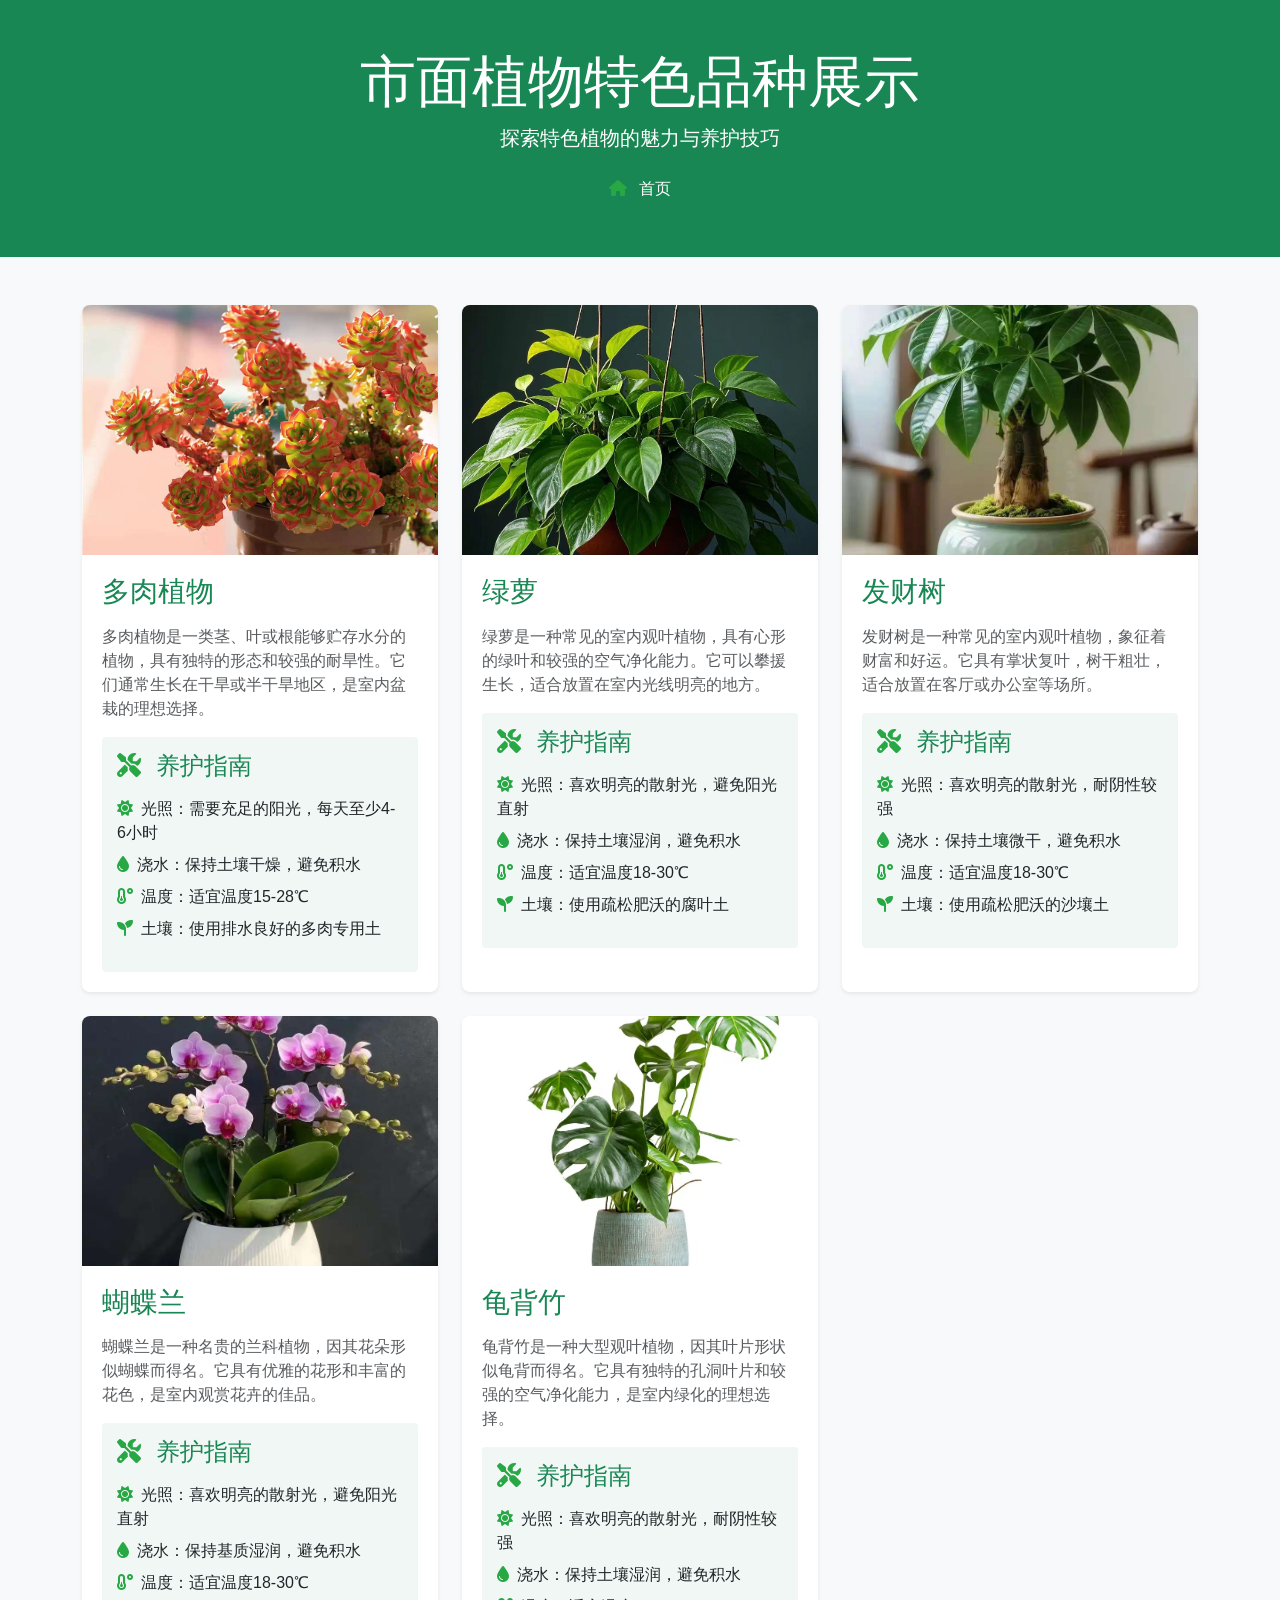
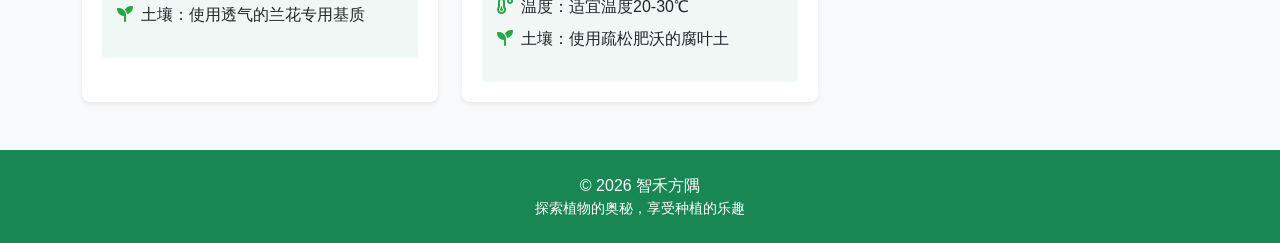
<file: plant.html>
<!DOCTYPE html>
<html lang="zh-CN">
<head>
    <meta charset="UTF-8">
    <meta name="viewport" content="width=device-width, initial-scale=1.0">
    <title>市面植物特色品种展示</title>
    <!-- Bootstrap CSS -->
    <link href="https://cdn.jsdelivr.net/npm/bootstrap@5.3.3/dist/css/bootstrap.min.css" rel="stylesheet">
    <!-- Font Awesome -->
    <link rel="stylesheet" href="https://cdnjs.cloudflare.com/ajax/libs/font-awesome/6.4.0/css/all.min.css">
    <!-- 自定义CSS -->
    <style>
        /* 基础样式 */
        body {
            font-family: 'Segoe UI', Tahoma, Geneva, Verdana, sans-serif;
            background-color: #f8f9fa;
        }
        
        /* 导航栏样式 */
        .navbar {
            box-shadow: 0 2px 4px rgba(0,0,0,0.1);
        }
        
        /* 主要内容区 */
        .main-content {
            min-height: 80vh;
        }
        
        /* 植物卡片 */
        .plant-card {
            border-radius: 8px;
            overflow: hidden;
            transition: transform 0.3s, box-shadow 0.3s;
            height: 100%;
            display: flex;
            flex-direction: column;
        }
        
        .plant-card:hover {
            transform: translateY(-5px);
            box-shadow: 0 10px 20px rgba(0,0,0,0.15);
        }
        
        /* 植物图片容器 */
        .plant-img-container {
            width: 100%;
            height: 250px;
            overflow: hidden;
        }
        
        /* 植物图片 */
        .plant-img {
            height: 250px;
            object-fit: cover;
            width: 100%;
        }
        
        /* 植物内容区域 */
        .plant-content {
            flex: 1;
            padding: 1.25rem;
        }
        
        /* 养护指南 */
        .care-guide {
            background-color: #f0f7f4;
            border-radius: 4px;
            padding: 15px;
            margin-top: 15px;
        }
        
        /* 图标样式 */
        .fas, .far {
            margin-right: 8px;
            color: #28a745;
        }
        
        /* 响应式调整 */
        @media (max-width: 768px) {
            .plant-card {
                margin-bottom: 2rem;
            }
        }
        
        /* 动画效果 */
        .fade-in {
            animation: fadeIn 0.5s ease-in-out;
        }
        
        @keyframes fadeIn {
            from { opacity: 0; transform: translateY(10px); }
            to { opacity: 1; transform: translateY(0); }
        }
        
    </style>
</head>
<body>
    <!-- 页面标题 -->
    <header class="bg-success text-white py-5">
        <div class="container text-center">
            <h1 class="display-4">市面植物特色品种展示</h1>
            <p class="lead">探索特色植物的魅力与养护技巧</p>
            
                <ul class="navbar-nav ms-auto">
                    <li class="nav-item">
                        <a class="nav-link active" href="种植分区.html">
                            <i class="fas fa-home"></i> 首页
                        </a>
                    </li>
                </ul> 
           
        </div>
        
    </header>
    
    <!-- 主要内容区 -->
    <main class="main-content py-5">
        <div class="container">
            <div class="row g-4">
                <!-- 植物1：多肉植物 -->
                <div class="col-lg-4 col-md-6">
                    <div class="plant-card card border-0 shadow-sm">
                        <div class="plant-img-container">
                            <img src="duorou.jpg" class="plant-img" alt="多肉植物" onerror="this.src='https://via.placeholder.com/400x250?text=多肉植物'">
                        </div>
                        <div class="plant-content">
                            <h3 class="text-success mb-3">多肉植物</h3>
                            <p class="text-muted">多肉植物是一类茎、叶或根能够贮存水分的植物，具有独特的形态和较强的耐旱性。它们通常生长在干旱或半干旱地区，是室内盆栽的理想选择。</p>
                            <div class="care-guide">
                                <h4 class="text-success mb-3"><i class="fas fa-tools"></i> 养护指南</h4>
                                <ul class="list-unstyled">
                                    <li class="mb-2"><i class="fas fa-sun"></i>光照：需要充足的阳光，每天至少4-6小时</li>
                                    <li class="mb-2"><i class="fas fa-tint"></i>浇水：保持土壤干燥，避免积水</li>
                                    <li class="mb-2"><i class="fas fa-temperature-low"></i>温度：适宜温度15-28℃</li>
                                    <li class="mb-2"><i class="fas fa-seedling"></i>土壤：使用排水良好的多肉专用土</li>
                                </ul>
                            </div>
                        </div>
                    </div>
                </div>
                
                <!-- 植物2：绿萝 -->
                <div class="col-lg-4 col-md-6">
                    <div class="plant-card card border-0 shadow-sm">
                        <div class="plant-img-container">
                            <img src="lvluo.jpg" class="plant-img" alt="绿萝" onerror="this.src='https://via.placeholder.com/400x250?text=绿萝'">
                        </div>
                        <div class="plant-content">
                            <h3 class="text-success mb-3">绿萝</h3>
                            <p class="text-muted">绿萝是一种常见的室内观叶植物，具有心形的绿叶和较强的空气净化能力。它可以攀援生长，适合放置在室内光线明亮的地方。</p>
                            <div class="care-guide">
                                <h4 class="text-success mb-3"><i class="fas fa-tools"></i> 养护指南</h4>
                                <ul class="list-unstyled">
                                    <li class="mb-2"><i class="fas fa-sun"></i>光照：喜欢明亮的散射光，避免阳光直射</li>
                                    <li class="mb-2"><i class="fas fa-tint"></i>浇水：保持土壤湿润，避免积水</li>
                                    <li class="mb-2"><i class="fas fa-temperature-low"></i>温度：适宜温度18-30℃</li>
                                    <li class="mb-2"><i class="fas fa-seedling"></i>土壤：使用疏松肥沃的腐叶土</li>
                                </ul>
                            </div>
                        </div>
                    </div>
                </div>
                
                <!-- 植物3：发财树 -->
                <div class="col-lg-4 col-md-6">
                    <div class="plant-card card border-0 shadow-sm">
                        <div class="plant-img-container">
                            <img src="facaishu.jpg" class="plant-img" alt="发财树" onerror="this.src='https://via.placeholder.com/400x250?text=发财树'">
                        </div>
                        <div class="plant-content">
                            <h3 class="text-success mb-3">发财树</h3>
                            <p class="text-muted">发财树是一种常见的室内观叶植物，象征着财富和好运。它具有掌状复叶，树干粗壮，适合放置在客厅或办公室等场所。</p>
                            <div class="care-guide">
                                <h4 class="text-success mb-3"><i class="fas fa-tools"></i> 养护指南</h4>
                                <ul class="list-unstyled">
                                    <li class="mb-2"><i class="fas fa-sun"></i>光照：喜欢明亮的散射光，耐阴性较强</li>
                                    <li class="mb-2"><i class="fas fa-tint"></i>浇水：保持土壤微干，避免积水</li>
                                    <li class="mb-2"><i class="fas fa-temperature-low"></i>温度：适宜温度18-30℃</li>
                                    <li class="mb-2"><i class="fas fa-seedling"></i>土壤：使用疏松肥沃的沙壤土</li>
                                </ul>
                            </div>
                        </div>
                    </div>
                </div>
                
                <!-- 植物4：蝴蝶兰 -->
                <div class="col-lg-4 col-md-6">
                    <div class="plant-card card border-0 shadow-sm">
                        <div class="plant-img-container">
                            <img src="hudielan.jpg" class="plant-img" alt="蝴蝶兰" onerror="this.src='https://via.placeholder.com/400x250?text=蝴蝶兰'">
                        </div>
                        <div class="plant-content">
                            <h3 class="text-success mb-3">蝴蝶兰</h3>
                            <p class="text-muted">蝴蝶兰是一种名贵的兰科植物，因其花朵形似蝴蝶而得名。它具有优雅的花形和丰富的花色，是室内观赏花卉的佳品。</p>
                            <div class="care-guide">
                                <h4 class="text-success mb-3"><i class="fas fa-tools"></i> 养护指南</h4>
                                <ul class="list-unstyled">
                                    <li class="mb-2"><i class="fas fa-sun"></i>光照：喜欢明亮的散射光，避免阳光直射</li>
                                    <li class="mb-2"><i class="fas fa-tint"></i>浇水：保持基质湿润，避免积水</li>
                                    <li class="mb-2"><i class="fas fa-temperature-low"></i>温度：适宜温度18-30℃</li>
                                    <li class="mb-2"><i class="fas fa-seedling"></i>土壤：使用透气的兰花专用基质</li>
                                </ul>
                            </div>
                        </div>
                    </div>
                </div>
                
                <!-- 植物5：龟背竹 -->
                <div class="col-lg-4 col-md-6">
                    <div class="plant-card card border-0 shadow-sm">
                        <div class="plant-img-container">
                            <img src="guibeizhu.jpg" class="plant-img" alt="龟背竹" onerror="this.src='https://via.placeholder.com/400x250?text=龟背竹'">
                        </div>
                        <div class="plant-content">
                            <h3 class="text-success mb-3">龟背竹</h3>
                            <p class="text-muted">龟背竹是一种大型观叶植物，因其叶片形状似龟背而得名。它具有独特的孔洞叶片和较强的空气净化能力，是室内绿化的理想选择。</p>
                            <div class="care-guide">
                                <h4 class="text-success mb-3"><i class="fas fa-tools"></i> 养护指南</h4>
                                <ul class="list-unstyled">
                                    <li class="mb-2"><i class="fas fa-sun"></i>光照：喜欢明亮的散射光，耐阴性较强</li>
                                    <li class="mb-2"><i class="fas fa-tint"></i>浇水：保持土壤湿润，避免积水</li>
                                    <li class="mb-2"><i class="fas fa-temperature-low"></i>温度：适宜温度20-30℃</li>
                                    <li class="mb-2"><i class="fas fa-seedling"></i>土壤：使用疏松肥沃的腐叶土</li>
                                </ul>
                            </div>
                        </div>
                    </div>
                </div>
            </div>
        </div>
    </main>
    
    <!-- 页脚 -->
    <footer class="bg-success text-white py-4">
        <div class="container text-center">
            <p class="mb-0">&copy; 2026 智禾方隅</p>
            <p class="small mb-0">探索植物的奥秘，享受种植的乐趣</p>
        </div>
    </footer>
    
    <!-- Bootstrap JS -->
    <script src="https://cdn.jsdelivr.net/npm/bootstrap@5.3.3/dist/js/bootstrap.bundle.min.js"></script>
</body>
</html>
</file>
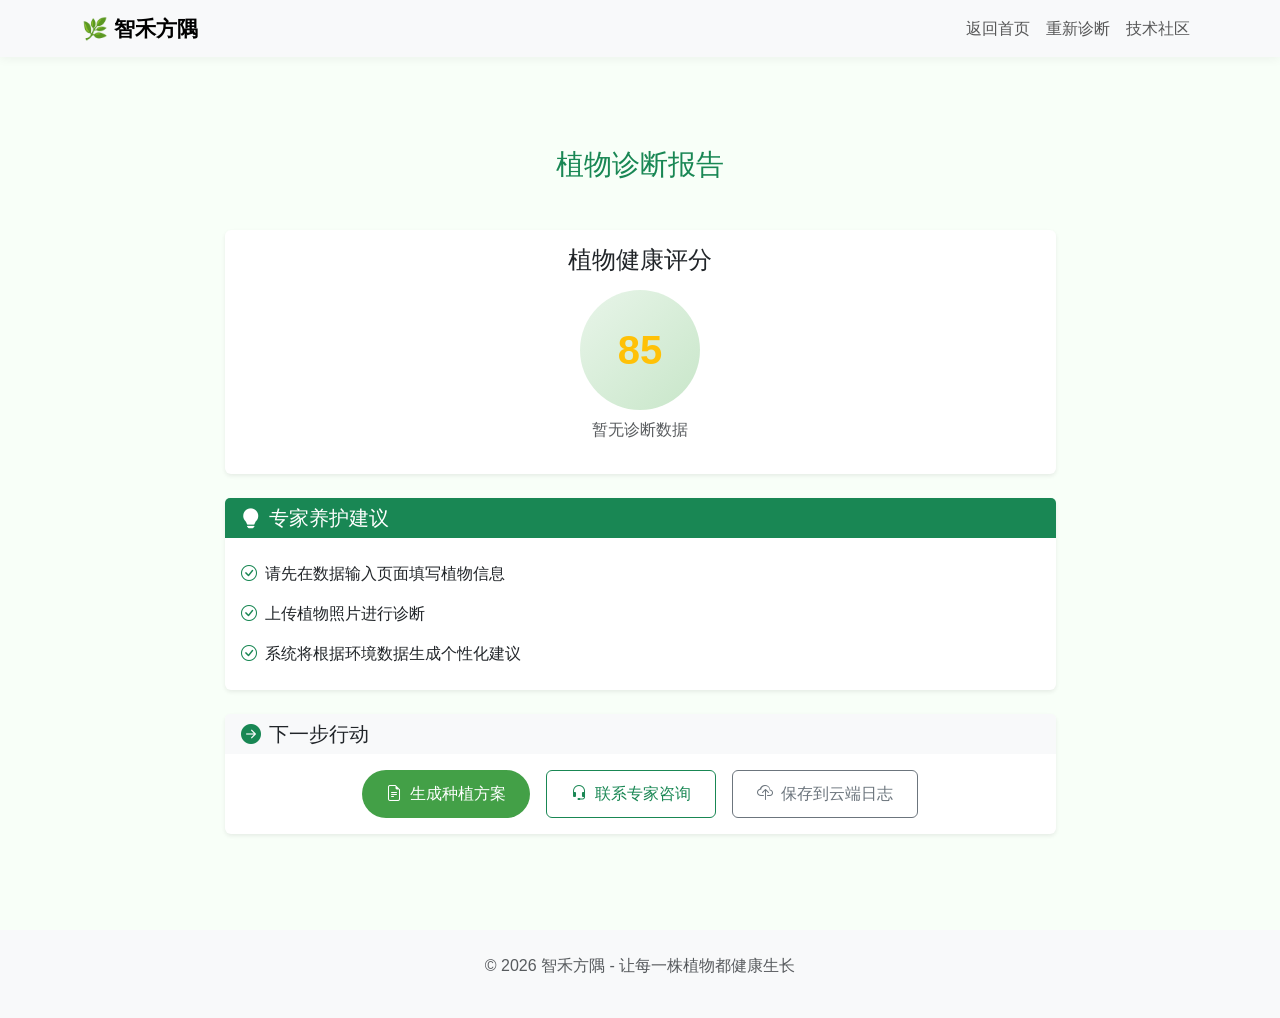
<file: report.html>
<!DOCTYPE html>
<html lang="zh-CN">

<head>
  <meta charset="UTF-8">
  <meta name="viewport" content="width=device-width, initial-scale=1.0">
  <title>AI 种植管家 - 诊断报告</title>
  <link rel="stylesheet" href="https://cdn.jsdelivr.net/npm/bootstrap@5.3.0/dist/css/bootstrap.min.css">
  <link rel="stylesheet" href="https://cdn.jsdelivr.net/npm/bootstrap-icons@1.10.0/font/bootstrap-icons.css">
  <link rel="stylesheet" href="styles.css">
  <style>
    .score-circle {
      width: 120px;
      height: 120px;
      border-radius: 50%;
      display: flex;
      align-items: center;
      justify-content: center;
      background: linear-gradient(135deg, #e8f5e9 0%, #c8e6c9 100%);
      margin: 0 auto;
    }

    .score-value {
      font-size: 2.5rem;
      font-weight: bold;
    }
  </style>
</head>

<body>
  <!-- 导航栏 -->
  <nav class="navbar navbar-expand-lg navbar-light bg-light fixed-top">
    <div class="container">
      <a class="navbar-brand" href="index.html">🌿 智禾方隅</a>
      <div class="navbar-nav ms-auto">
        <a class="nav-link" href="shouye.html#features">返回首页</a>
        <a class="nav-link" href="data-input.html">重新诊断</a>
        <a class="nav-link" href="community.html">技术社区</a>
      </div>
    </div>
  </nav>

  <!-- 主内容区 -->
  <section class="py-5 mt-5" style="padding-top: 100px !important;">
    <div class="container">
      <div class="row justify-content-center">
        <div class="col-lg-9">
          <h2 class="h3 mb-5 text-center text-success">植物诊断报告</h2>

          <!-- 健康评分卡片 -->
          <div class="card mb-4 border-0 shadow-sm">
            <div class="card-body text-center">
              <h4 class="card-title mb-3">植物健康评分</h4>
              <div class="score-circle mb-2">
                <span id="health-score" class="score-value">85</span>
              </div>
              <p id="problem-desc" class="text-muted mt-2">轻微缺水，光照不足</p>
            </div>
          </div>

          <!-- 专家建议卡片 -->
          <div class="card mb-4 border-0 shadow-sm">
            <div class="card-header bg-success text-white border-0">
              <h5 class="mb-0"><i class="bi bi-lightbulb-fill me-2"></i>专家养护建议</h5>
            </div>
            <div class="card-body">
              <ul id="suggestions-list" class="list-group list-group-flush">
                <!-- 由JS动态渲染 -->
              </ul>
            </div>
          </div>

          <!-- 下一步行动 -->
          <div class="card border-0 shadow-sm">
            <div class="card-header bg-light border-0">
              <h5 class="mb-0"><i class="bi bi-arrow-right-circle-fill me-2 text-success"></i>下一步行动</h5>
            </div>
            <div class="card-body">
              <div class="d-flex flex-wrap gap-3 justify-content-center">
                <button id="plan-btn" class="btn btn-success px-4">
                  <i class="bi bi-file-earmark-text me-2"></i>生成种植方案
                </button>
                <button id="expert-btn" class="btn btn-outline-success px-4">
                  <i class="bi bi-headset me-2"></i>联系专家咨询
                </button>
                <button class="btn btn-outline-secondary px-4" id="save-to-cloud-btn">
                  <i class="bi bi-cloud-upload me-2"></i>保存到云端日志
                </button>
              </div>
            </div>
          </div>
        </div>
      </div>
    </div>
  </section>

  <!-- 底部区域 -->
  <footer class="bg-light py-4 mt-5">
    <div class="container text-center text-muted">
      <p>© 2026 智禾方隅 - 让每一株植物都健康生长</p>
    </div>
  </footer>

  <script src="https://cdn.jsdelivr.net/npm/bootstrap@5.3.0/dist/js/bootstrap.bundle.min.js"></script>
  <script src="utils.js"></script>
  <script src="report.js"></script>
</body>

</html>
</file>
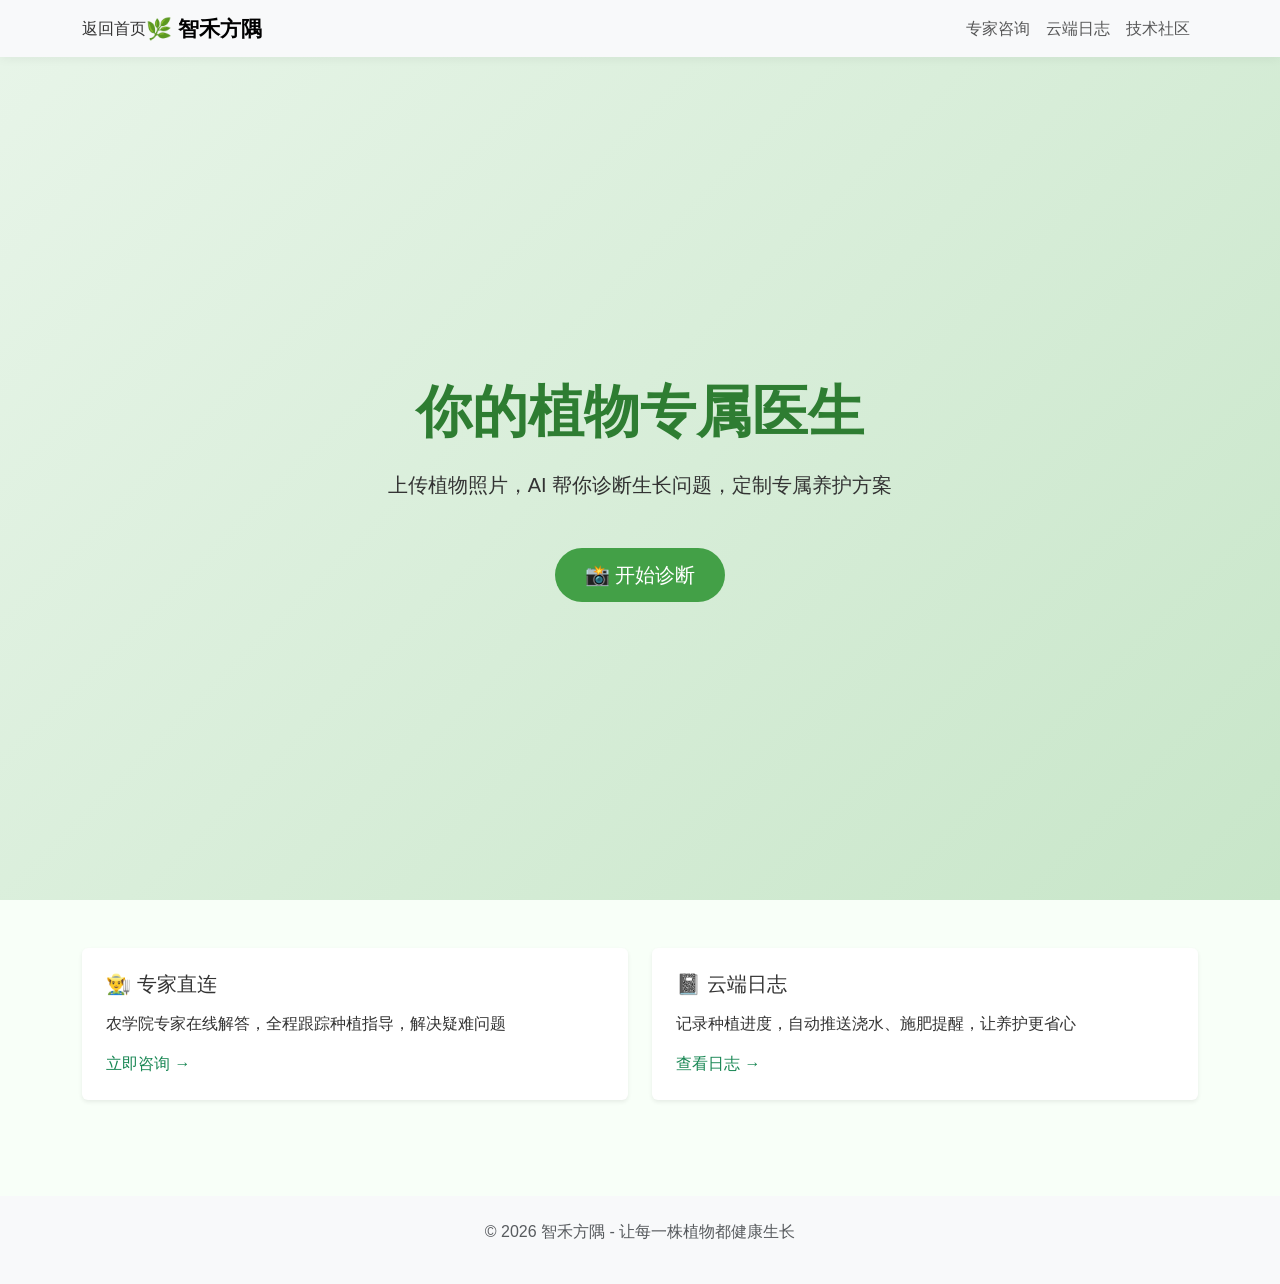
<file: shouye.html>
<!DOCTYPE html>
<html lang="zh-CN">
<head>
  <meta charset="UTF-8">
  <meta name="viewport" content="width=device-width, initial-scale=1.0">
  <title>AI 种植管家 - 诊断入口</title>
  <link rel="stylesheet" href="https://cdn.jsdelivr.net/npm/bootstrap@5.3.0/dist/css/bootstrap.min.css">
  <link rel="stylesheet" href="https://cdn.jsdelivr.net/npm/bootstrap-icons@1.10.0/font/bootstrap-icons.css">
  <link rel="stylesheet" href="styles.css">
</head>
<body>
  <!-- 导航栏 -->
  <nav class="navbar navbar-expand-lg navbar-light bg-light fixed-top">
    <div class="container">
      <a  class="nav-link" href="index.html">返回首页</a>
      <a class="navbar-brand" href="#">🌿 智禾方隅</a>
      <button class="navbar-toggler" type="button" data-bs-toggle="collapse" data-bs-target="#navbarNav">
        <span class="navbar-toggler-icon"></span>
      </button>
      <div class="collapse navbar-collapse" id="navbarNav">
        <div class="navbar-nav ms-auto">
          <a class="nav-link" href="#expert">专家咨询</a>
          <a class="nav-link" href="cunchu.html">云端日志</a>
          <a class="nav-link" href="community.html">技术社区</a>
        </div>
      </div>
    </div>
  </nav>

  <!-- 主视觉区 -->
  <section class="hero-section d-flex align-items-center justify-content-center">
    <div class="text-center px-3">
      <h1 class="display-4 fw-bold mb-4">你的植物专属医生</h1>
      <p class="lead mb-5">上传植物照片，AI 帮你诊断生长问题，定制专属养护方案</p>
      <button class="btn btn-success btn-lg" onclick="location.href='data-input.html'">
        📸 开始诊断
      </button>
    </div>
  </section>

  <!-- 快捷入口 -->
  <section class="features-section py-5" id="features">
    <div class="container">
      <div class="row g-4">
        <div class="col-md-6">
          <div class="feature-card p-4 rounded shadow-sm h-100">
            <h3 class="h5 mb-3">👨‍🌾 专家直连</h3>
            <p class="mb-3">农学院专家在线解答，全程跟踪种植指导，解决疑难问题</p>
            <a href="#expert" class="text-success text-decoration-none">立即咨询 →</a>
          </div>
        </div>
        <div class="col-md-6">
          <div class="feature-card p-4 rounded shadow-sm h-100">
            <h3 class="h5 mb-3">📓 云端日志</h3>
            <p class="mb-3">记录种植进度，自动推送浇水、施肥提醒，让养护更省心</p>
            <a href="cunchu.html" class="text-success text-decoration-none">查看日志 →</a>
          </div>
        </div>
      </div>
    </div>
  </section>

  <!-- 底部区域 -->
  <footer class="bg-light py-4 mt-5">
    <div class="container text-center text-muted">
      <p>© 2026 智禾方隅 - 让每一株植物都健康生长</p>
    </div>
  </footer>

  <script src="https://cdn.jsdelivr.net/npm/bootstrap@5.3.0/dist/js/bootstrap.bundle.min.js"></script>
  <script src="index.js"></script>
</body>
</html>
</file>
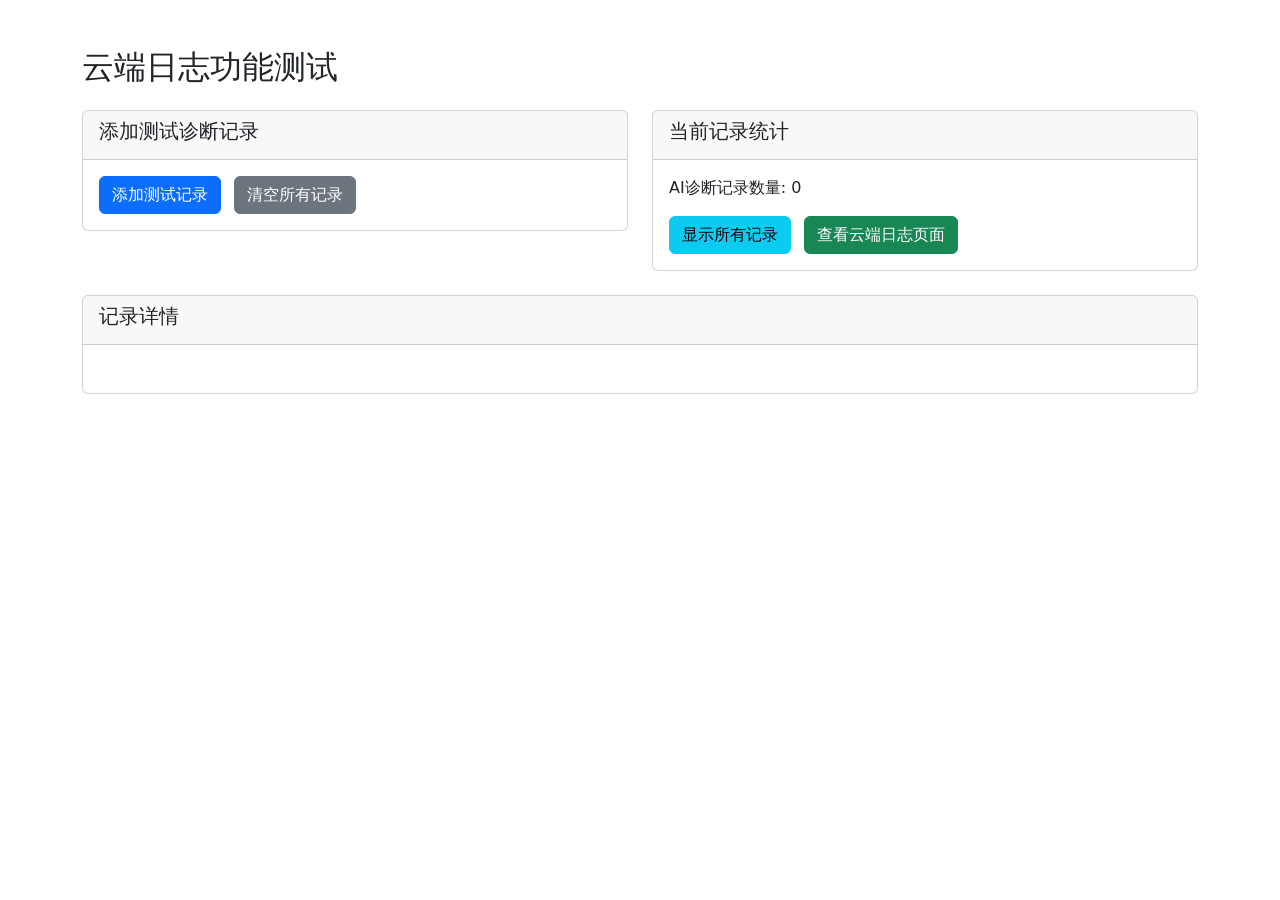
<file: test-cloud-logs.html>
<!DOCTYPE html>
<html lang="zh-CN">

<head>
  <meta charset="UTF-8">
  <meta name="viewport" content="width=device-width, initial-scale=1.0">
  <title>云端日志功能测试</title>
  <link href="https://cdn.jsdelivr.net/npm/bootstrap@5.3.0/dist/css/bootstrap.min.css" rel="stylesheet">
</head>

<body>
  <div class="container mt-5">
    <h2>云端日志功能测试</h2>

    <div class="row mt-4">
      <div class="col-md-6">
        <div class="card">
          <div class="card-header">
            <h5>添加测试诊断记录</h5>
          </div>
          <div class="card-body">
            <button class="btn btn-primary" onclick="addTestRecord()">添加测试记录</button>
            <button class="btn btn-secondary ms-2" onclick="clearAllRecords()">清空所有记录</button>
          </div>
        </div>
      </div>

      <div class="col-md-6">
        <div class="card">
          <div class="card-header">
            <h5>当前记录统计</h5>
          </div>
          <div class="card-body">
            <p>AI诊断记录数量: <span id="recordCount">0</span></p>
            <button class="btn btn-info" onclick="showRecords()">显示所有记录</button>
            <a href="cunchu.html" class="btn btn-success ms-2">查看云端日志页面</a>
          </div>
        </div>
      </div>
    </div>

    <div class="mt-4">
      <div class="card">
        <div class="card-header">
          <h5>记录详情</h5>
        </div>
        <div class="card-body">
          <pre id="recordDetails" style="max-height: 400px; overflow-y: auto;"></pre>
        </div>
      </div>
    </div>
  </div>

  <script>
    // 更新记录数量显示
    function updateRecordCount() {
      const logs = JSON.parse(localStorage.getItem('aiDiagnosisLogs') || '[]');
      document.getElementById('recordCount').textContent = logs.length;
    }

    // 添加测试记录
    function addTestRecord() {
      const timestamp = new Date().toISOString().replace(/[-:]/g, '').split('.')[0];
      const dataId = `AI${timestamp}${Math.floor(Math.random() * 1000).toString().padStart(3, '0')}`;

      const testPlants = ['番茄', '黄瓜', '草莓', '生菜', '辣椒'];
      const testProblems = ['叶片发黄', '生长缓慢', '病虫害', '缺水症状', '营养不良'];
      const randomPlant = testPlants[Math.floor(Math.random() * testPlants.length)];
      const randomProblem = testProblems[Math.floor(Math.random() * testProblems.length)];

      const testRecord = {
        id: dataId,
        type: "diagnosis",
        typeName: "AI植物诊断",
        cropName: randomPlant,
        createTime: new Date().toLocaleString('zh-CN'),
        updateTime: new Date().toLocaleString('zh-CN'),
        status: "processed",
        statusName: "已处理",
        inputData: {
          plantType: randomPlant,
          plantStage: "生长期",
          temperature: `${(20 + Math.random() * 10).toFixed(1)}℃`,
          humidity: `${(50 + Math.random() * 30).toFixed(0)}%`,
          lightHours: `${(6 + Math.random() * 4).toFixed(1)}小时/天`,
          problemDescription: randomProblem
        },
        aiResult: {
          healthScore: Math.floor(60 + Math.random() * 40),
          diagnosis: randomProblem,
          suggestions: [
            "调整浇水频率",
            "改善光照条件",
            "检查土壤营养",
            "注意通风环境"
          ],
          confidence: "95%",
          analysisTime: new Date().toLocaleString('zh-CN')
        }
      };

      // 保存到localStorage
      let logs = JSON.parse(localStorage.getItem('aiDiagnosisLogs') || '[]');
      logs.unshift(testRecord);
      localStorage.setItem('aiDiagnosisLogs', JSON.stringify(logs));

      updateRecordCount();
      alert(`已添加测试记录: ${dataId}`);
    }

    // 清空所有记录
    function clearAllRecords() {
      if (confirm('确定要清空所有AI诊断记录吗？')) {
        localStorage.removeItem('aiDiagnosisLogs');
        updateRecordCount();
        document.getElementById('recordDetails').textContent = '';
        alert('所有记录已清空');
      }
    }

    // 显示所有记录
    function showRecords() {
      const logs = JSON.parse(localStorage.getItem('aiDiagnosisLogs') || '[]');
      document.getElementById('recordDetails').textContent = JSON.stringify(logs, null, 2);
    }

    // 页面加载时更新计数
    document.addEventListener('DOMContentLoaded', updateRecordCount);
  </script>
</body>

</html>
</file>
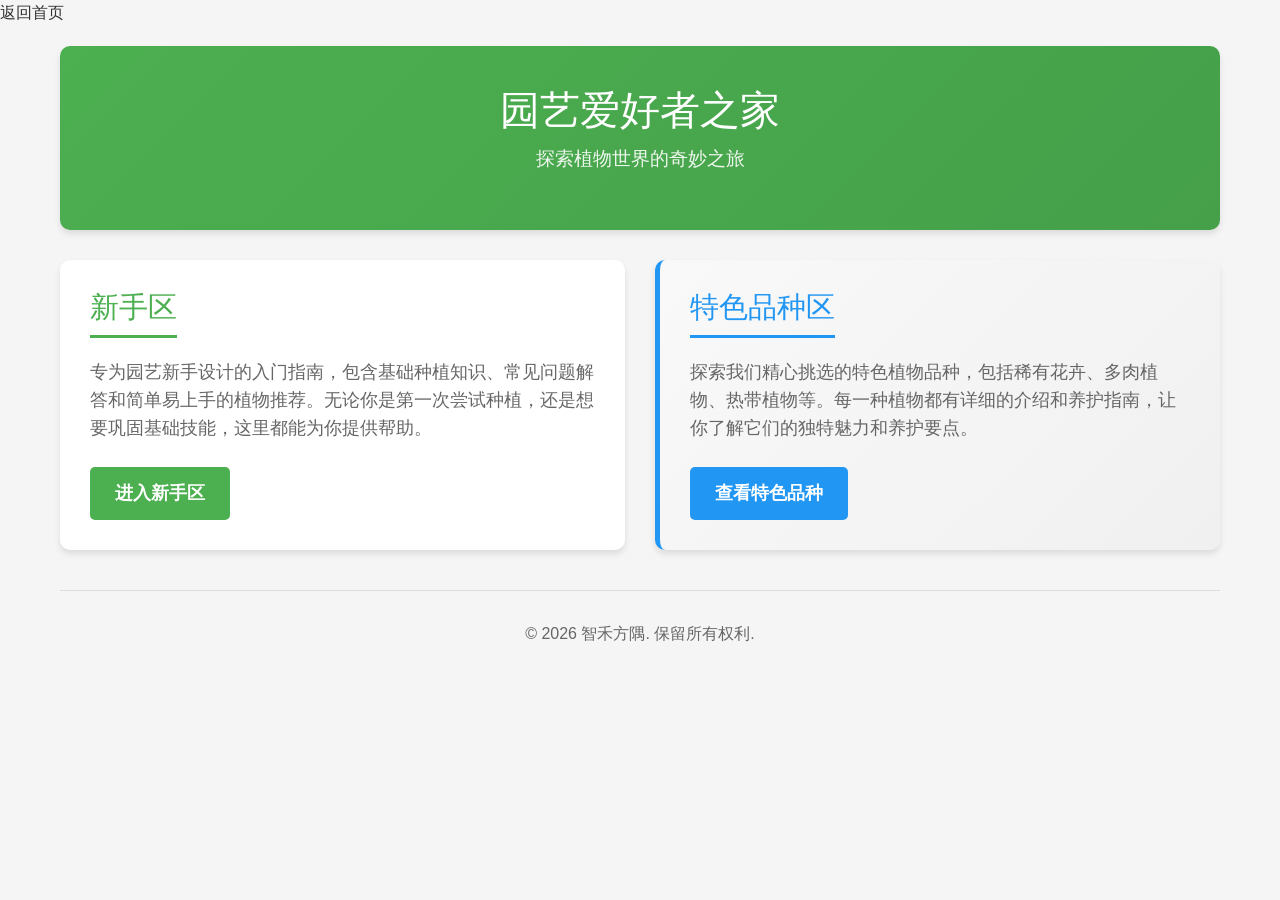
<file: 种植分区.html>
<!DOCTYPE html>
<html lang="zh-CN">
<head>
    <meta charset="UTF-8">
    <meta name="viewport" content="width=device-width, initial-scale=1.0">
    <title>园艺爱好者之家</title>
    <link rel="stylesheet" href="https://cdn.jsdelivr.net/npm/bootstrap@5.3.0/dist/css/bootstrap.min.css">
  <link rel="stylesheet" href="https://cdn.jsdelivr.net/npm/bootstrap-icons@1.10.0/font/bootstrap-icons.css">
  <link rel="stylesheet" href="styles.css">
    <style>
        * {
            margin: 0;
            padding: 0;
            box-sizing: border-box;
        }

        body {
            font-family: 'Segoe UI', Tahoma, Geneva, Verdana, sans-serif;
            line-height: 1.6;
            color: #333;
            background-color: #f5f5f5;
        }

        .container {
            max-width: 1200px;
            margin: 0 auto;
            padding: 20px;
        }

        header {
            background: linear-gradient(135deg, #4CAF50, #45a049);
            color: white;
            padding: 40px 0;
            text-align: center;
            margin-bottom: 30px;
            border-radius: 10px;
            box-shadow: 0 4px 6px rgba(0, 0, 0, 0.1);
        }

        h1 {
            font-size: 2.5rem;
            margin-bottom: 10px;
        }

        .subtitle {
            font-size: 1.2rem;
            opacity: 0.9;
        }

        .sections {
            display: grid;
            grid-template-columns: repeat(auto-fit, minmax(300px, 1fr));
            gap: 30px;
            margin-bottom: 40px;
        }

        .section {
            background: white;
            border-radius: 10px;
            padding: 30px;
            box-shadow: 0 4px 6px rgba(0, 0, 0, 0.1);
            transition: transform 0.3s ease, box-shadow 0.3s ease;
        }

        .section:hover {
            transform: translateY(-5px);
            box-shadow: 0 10px 20px rgba(0, 0, 0, 0.1);
        }

        .section h2 {
            color: #4CAF50;
            margin-bottom: 20px;
            font-size: 1.8rem;
            border-bottom: 3px solid #4CAF50;
            padding-bottom: 10px;
            display: inline-block;
        }

        .section p {
            margin-bottom: 25px;
            font-size: 1.1rem;
            color: #666;
        }

        .btn {
            display: inline-block;
            background: #4CAF50;
            color: white;
            padding: 12px 24px;
            text-decoration: none;
            border-radius: 5px;
            font-size: 1.1rem;
            font-weight: bold;
            transition: background 0.3s ease;
        }

        .btn:hover {
            background: #45a049;
        }

        .feature-section {
            background: linear-gradient(135deg, #f9f9f9, #f0f0f0);
            border-left: 5px solid #2196F3;
        }

        .feature-section h2 {
            color: #2196F3;
            border-bottom-color: #2196F3;
        }

        .feature-section .btn {
            background: #2196F3;
        }

        .feature-section .btn:hover {
            background: #1976D2;
        }

        footer {
            text-align: center;
            padding: 30px 0;
            color: #666;
            border-top: 1px solid #ddd;
            margin-top: 40px;
        }

        @media (max-width: 768px) {
            .sections {
                grid-template-columns: 1fr;
            }

            h1 {
                font-size: 2rem;
            }

            .section h2 {
                font-size: 1.5rem;
            }
        }
        
    </style>
</head>
<body>
    <a  class="nav-link" href="index.html">返回首页</a>
    <div class="container">
        <header>
            <h1>园艺爱好者之家</h1>
            <p class="subtitle">探索植物世界的奇妙之旅</p>
        </header>

        <div class="sections">
            <!-- 新手区 -->
            <div class="section">
                <h2>新手区</h2>
                <p>专为园艺新手设计的入门指南，包含基础种植知识、常见问题解答和简单易上手的植物推荐。无论你是第一次尝试种植，还是想要巩固基础技能，这里都能为你提供帮助。</p>
                <a href="community1.html" class="btn">进入新手区</a>
            </div>

            <!-- 特色品种区 -->
            <div class="section feature-section">
                <h2>特色品种区</h2>
                <p>探索我们精心挑选的特色植物品种，包括稀有花卉、多肉植物、热带植物等。每一种植物都有详细的介绍和养护指南，让你了解它们的独特魅力和养护要点。</p>
                <a href="plant.html" class="btn">查看特色品种</a>
            </div>
        </div>

        <footer>
            <p>&copy; 2026 智禾方隅. 保留所有权利.</p>
        </footer>
    </div>
</body>
</html>
</file>
<file: styles.css>
* {
  margin: 0;
  padding: 0;
  box-sizing: border-box;
}

body {
  font-family: 'Microsoft Yahei', sans-serif;
  background-color: #f8fff8;
  color: #333;
}

/* 导航栏 */
.navbar {
  box-shadow: 0 2px 10px rgba(0, 0, 0, 0.05);
}

.navbar-brand {
  font-weight: 600;
  font-size: 1.3rem;
}

/* 主视觉区 */
.hero-section {
  height: 100vh;
  background: linear-gradient(135deg, #e8f5e9 0%, #c8e6c9 100%);
  padding-top: 80px;
}

.hero-section h1 {
  color: #2e7d32;
}

/* 按钮样式 */
.btn-success {
  background-color: #43a047;
  border: none;
  padding: 12px 30px;
  border-radius: 50px;
  transition: all 0.3s ease;
}

.btn-success:hover {
  background-color: #2e7d32;
  transform: translateY(-2px);
  box-shadow: 0 5px 15px rgba(67, 160, 71, 0.3);
}

/* 功能卡片 */
.feature-card {
  background-color: #fff;
  transition: transform 0.3s ease, box-shadow 0.3s ease;
}

.feature-card:hover {
  transform: translateY(-5px);
  box-shadow: 0 10px 20px rgba(0, 0, 0, 0.1);
}

/* 响应式适配 */
@media (max-width: 768px) {
  .hero-section h1 {
    font-size: 1.8rem;
  }
  .features-section .col-md-6 {
    margin-bottom: 20px;
  }
}
</file>
